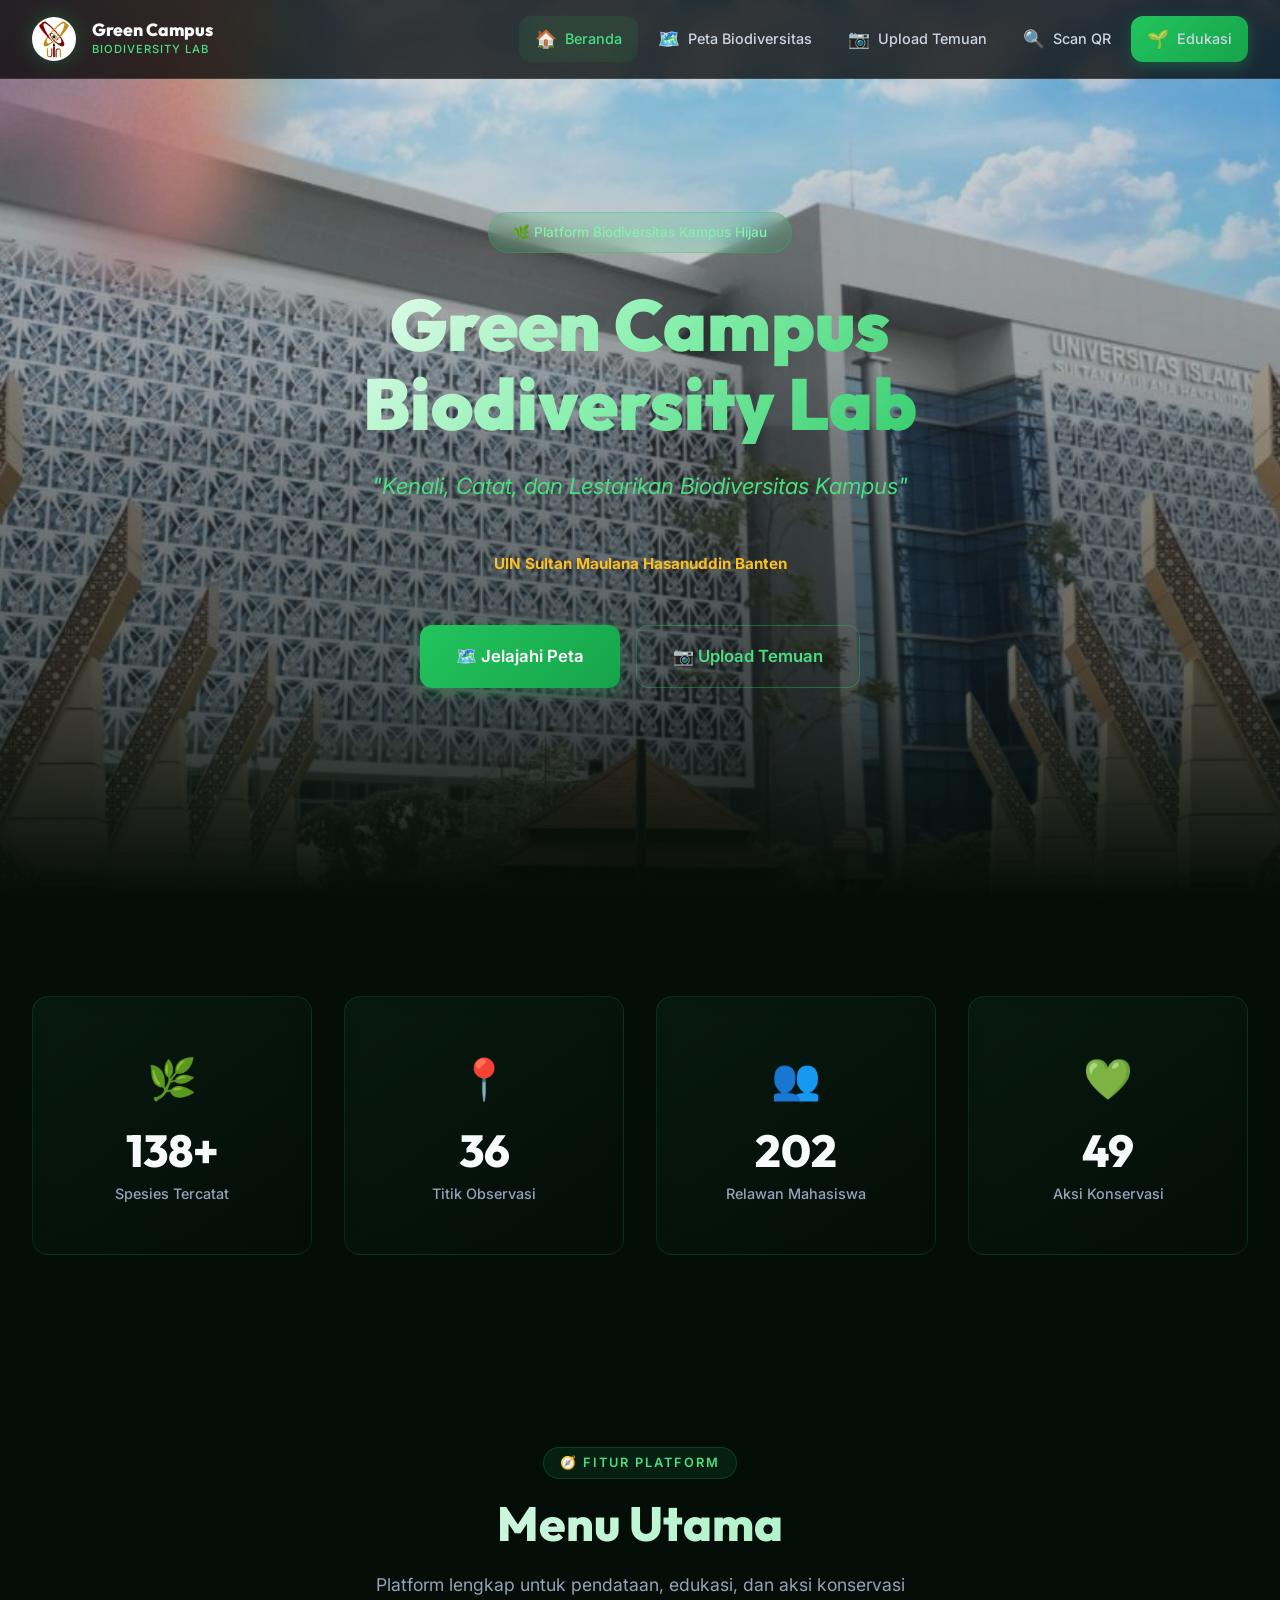
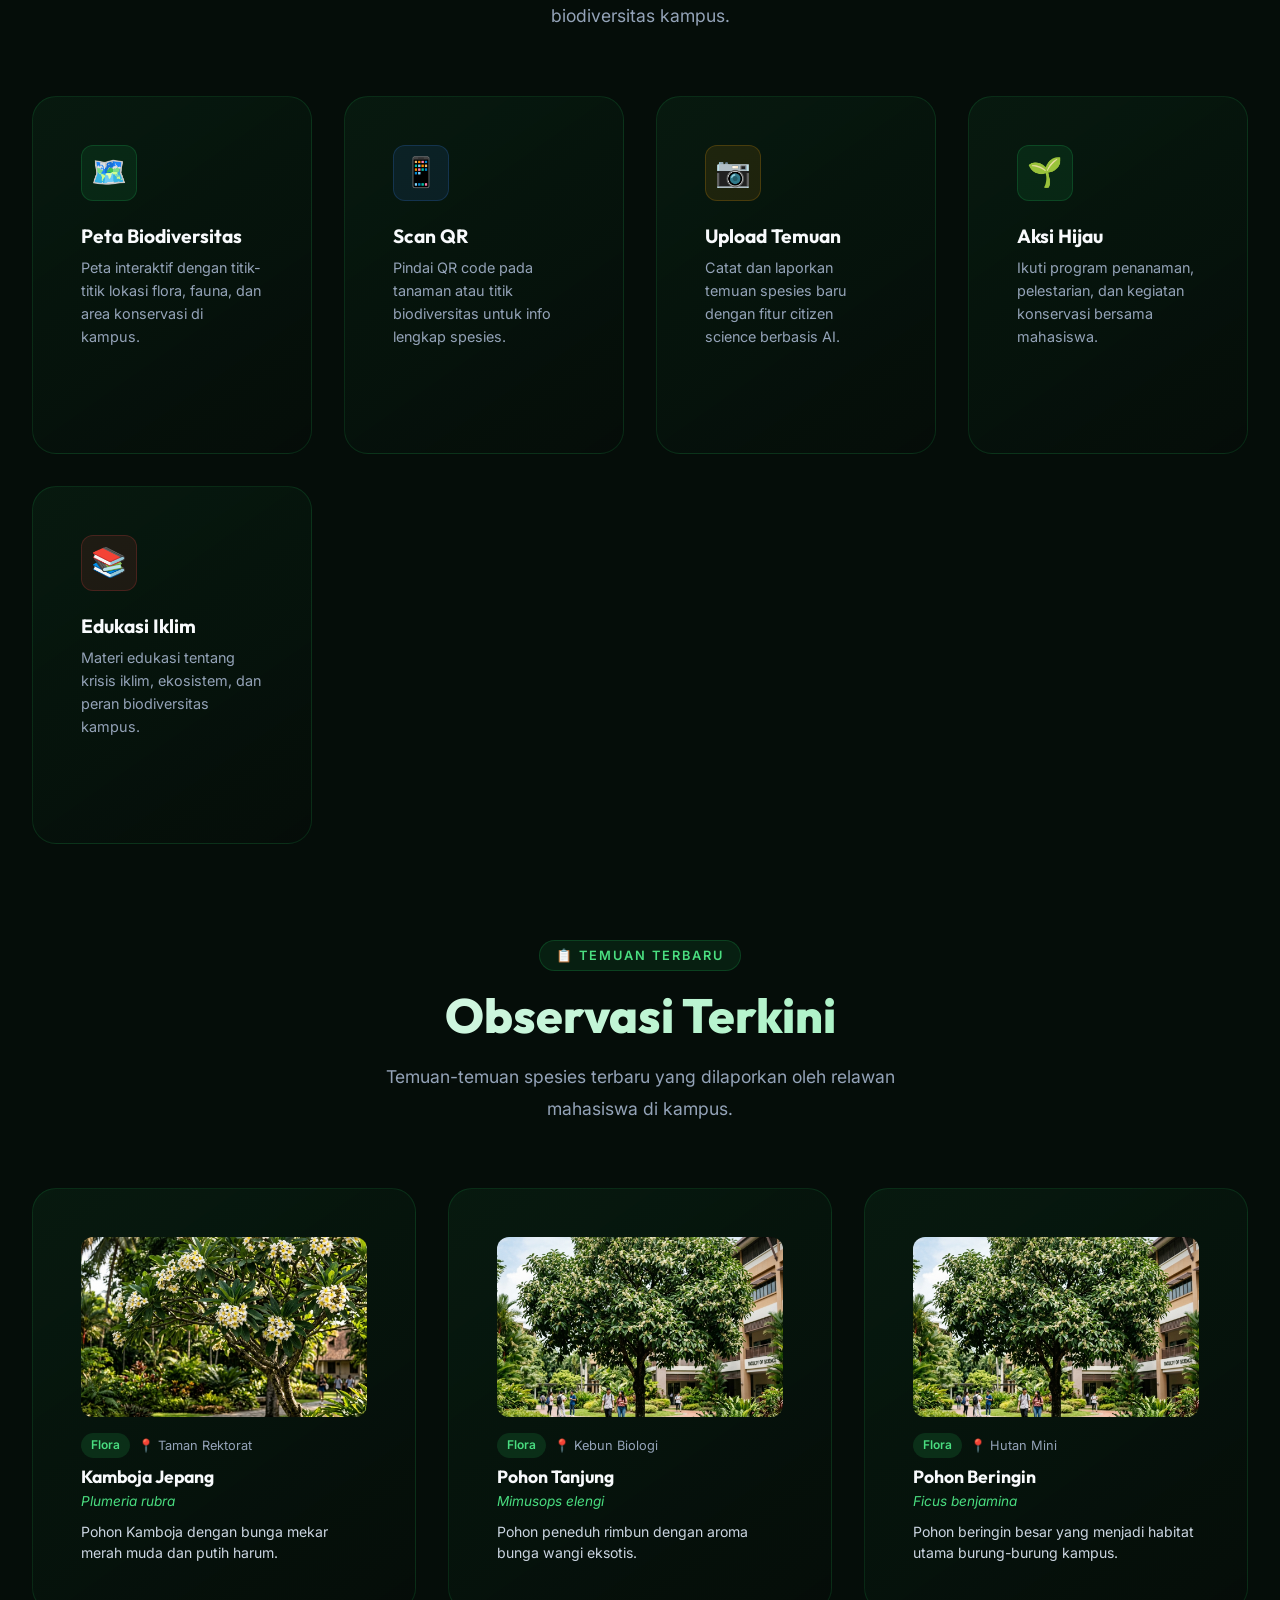
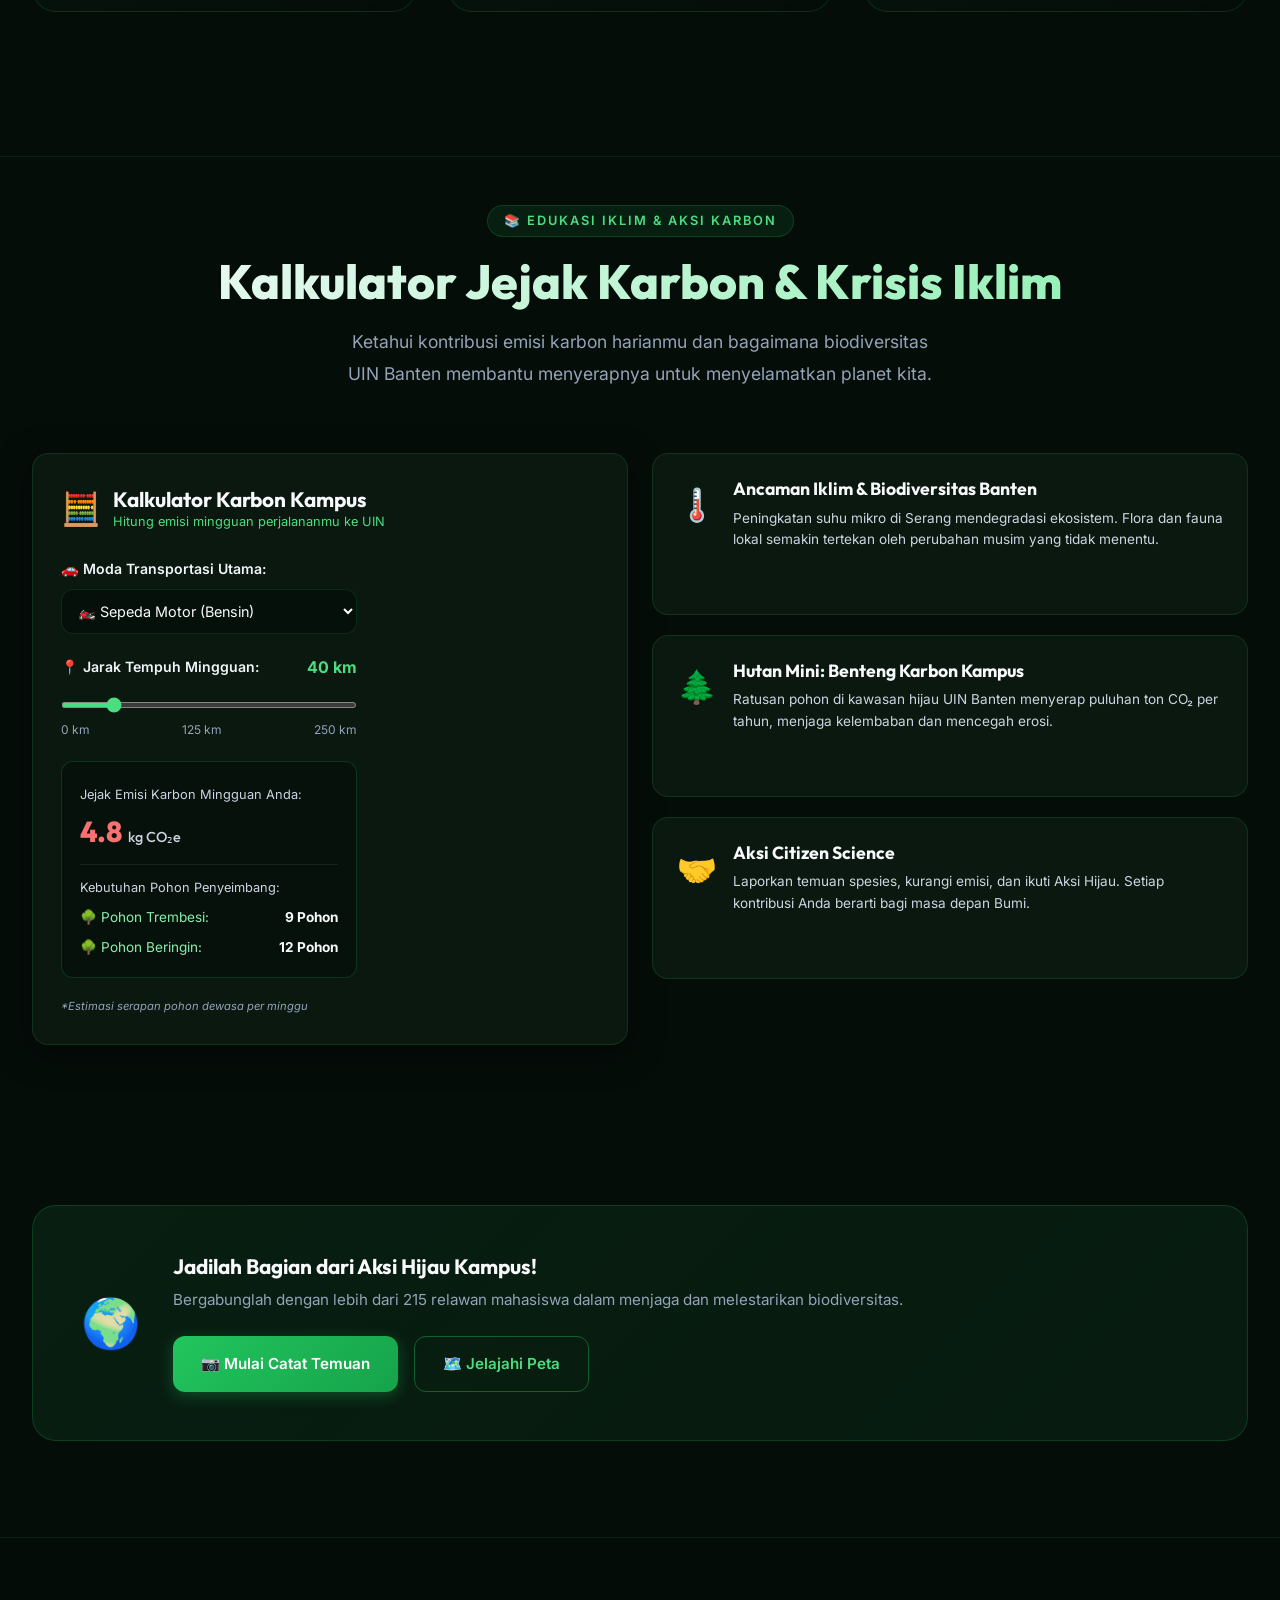
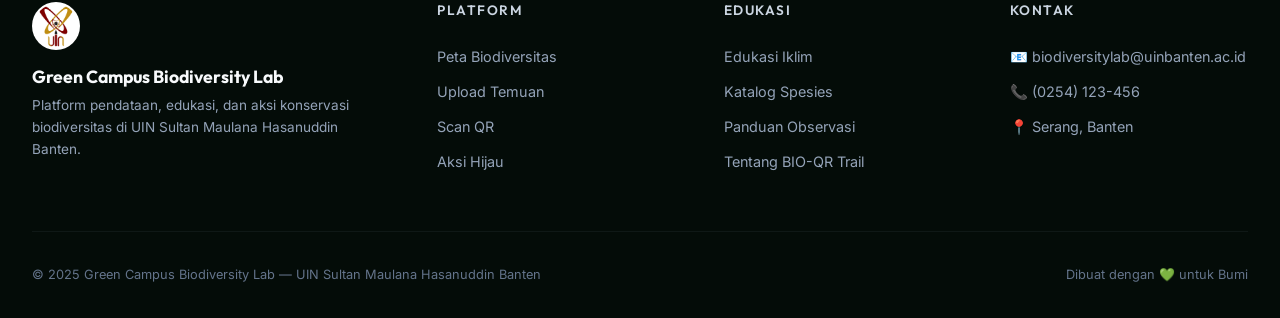
<file: index.html>
<!DOCTYPE html>
<html lang="id">

<head>
  <meta charset="UTF-8">
  <meta name="viewport" content="width=device-width, initial-scale=1.0">
  <meta name="description"
    content="Green Campus Biodiversity Lab - Platform pendataan, edukasi, dan aksi konservasi biodiversitas di UIN Sultan Maulana Hasanuddin Banten. Kenali, Catat, dan Lestarikan Biodiversitas Kampus.">
  <meta name="keywords" content="biodiversitas, kampus hijau, UIN Banten, konservasi, citizen science, green campus">
  <meta name="author" content="UIN Sultan Maulana Hasanuddin Banten">
  <title>Green Campus Biodiversity Lab | UIN Sultan Maulana Hasanuddin Banten</title>
  <link rel="icon" type="image/png" href="assets/logo-uin.png">
  <link rel="stylesheet" href="css/style.css">
</head>

<body>

  <!-- ===== NAVIGATION ===== -->
  <nav class="navbar" id="navbar">
    <div class="nav-inner">
      <a href="index.html" class="nav-brand">
        <img src="assets/logo-uin.png" alt="Logo UIN Sultan Maulana Hasanuddin Banten">
        <div class="nav-brand-text">
          <span class="nav-brand-name">Green Campus</span>
          <span class="nav-brand-sub">Biodiversity Lab</span>
        </div>
      </a>

      <ul class="nav-links" id="nav-links">
        <li><a href="index.html" class="active"><span class="nav-icon">🏠</span> Beranda</a></li>
        <li><a href="peta.html"><span class="nav-icon">🗺️</span> Peta Biodiversitas</a></li>
        <li><a href="upload.html"><span class="nav-icon">📷</span> Upload Temuan</a></li>
        <li><a href="spesies.html"><span class="nav-icon">🔍</span> Scan QR</a></li>
        <li><a href="edukasi.html" class="btn btn-primary btn-sm"><span class="nav-icon">🌱</span> Edukasi</a></li>
      </ul>

      <button class="nav-toggle" id="nav-toggle" aria-label="Toggle navigation">
        <span></span>
        <span></span>
        <span></span>
      </button>
    </div>
  </nav>

  <!-- ===== HERO SECTION ===== -->
  <section class="hero" id="hero">
    <div class="hero-bg">
      <img src="assets/uin-gedung.jpg" alt="Gedung UIN Sultan Maulana Hasanuddin Banten"
        style="object-position: center top;">
    </div>
    <div class="particles" id="particles"></div>

    <div class="hero-content">
      <div class="hero-badge">
        🌿 Platform Biodiversitas Kampus Hijau
      </div>

      <h1>Green Campus Biodiversity Lab</h1>

      <p class="hero-tagline">
        <em>"Kenali, Catat, dan Lestarikan Biodiversitas Kampus"</em>
      </p>

      <p class="hero-campus">
        <strong>UIN Sultan Maulana Hasanuddin Banten</strong>
      </p>

      <div class="hero-actions">
        <a href="peta.html" class="btn btn-primary btn-lg">
          🗺️ Jelajahi Peta
        </a>
        <a href="upload.html" class="btn btn-outline btn-lg">
          📷 Upload Temuan
        </a>
      </div>
    </div>
  </section>

  <!-- ===== STATS SECTION ===== -->
  <section class="stats-section" id="stats">
    <div class="container">
      <div class="stats-grid">
        <div class="stat-card animate-on-scroll stagger-1">
          <span class="stat-icon">🌿</span>
          <div class="stat-number" data-count="147" data-suffix="+">0</div>
          <div class="stat-label">Spesies Tercatat</div>
        </div>
        <div class="stat-card animate-on-scroll stagger-2">
          <span class="stat-icon">📍</span>
          <div class="stat-number" data-count="38">0</div>
          <div class="stat-label">Titik Observasi</div>
        </div>
        <div class="stat-card animate-on-scroll stagger-3">
          <span class="stat-icon">👥</span>
          <div class="stat-number" data-count="215">0</div>
          <div class="stat-label">Relawan Mahasiswa</div>
        </div>
        <div class="stat-card animate-on-scroll stagger-4">
          <span class="stat-icon">💚</span>
          <div class="stat-number" data-count="52">0</div>
          <div class="stat-label">Aksi Konservasi</div>
        </div>
      </div>
    </div>
  </section>

  <!-- ===== FEATURES / MENU SECTION ===== -->
  <section class="features-section" id="features">
    <div class="container">
      <div class="features-header animate-on-scroll">
        <div class="section-label">🧭 Fitur Platform</div>
        <h2 class="section-title">Menu Utama</h2>
        <p class="section-subtitle" style="margin: 0 auto;">
          Platform lengkap untuk pendataan, edukasi, dan aksi konservasi biodiversitas kampus.
        </p>
      </div>

      <div class="features-grid">
        <a href="peta.html" class="feature-card animate-on-scroll stagger-1">
          <div class="feature-icon">🗺️</div>
          <h3>Peta Biodiversitas</h3>
          <p>Peta interaktif dengan titik-titik lokasi flora, fauna, dan area konservasi di kampus.</p>
          <span class="feature-arrow">→</span>
        </a>

        <a href="spesies.html" class="feature-card animate-on-scroll stagger-2">
          <div class="feature-icon blue">📱</div>
          <h3>Scan QR</h3>
          <p>Pindai QR code pada tanaman atau titik biodiversitas untuk info lengkap spesies.</p>
          <span class="feature-arrow">→</span>
        </a>

        <a href="upload.html" class="feature-card animate-on-scroll stagger-3">
          <div class="feature-icon amber">📷</div>
          <h3>Upload Temuan</h3>
          <p>Catat dan laporkan temuan spesies baru dengan fitur citizen science berbasis AI.</p>
          <span class="feature-arrow">→</span>
        </a>

        <a href="edukasi.html" class="feature-card animate-on-scroll stagger-4">
          <div class="feature-icon">🌱</div>
          <h3>Aksi Hijau</h3>
          <p>Ikuti program penanaman, pelestarian, dan kegiatan konservasi bersama mahasiswa.</p>
          <span class="feature-arrow">→</span>
        </a>

        <a href="edukasi.html" class="feature-card animate-on-scroll stagger-5">
          <div class="feature-icon red">📚</div>
          <h3>Edukasi Iklim</h3>
          <p>Materi edukasi tentang krisis iklim, ekosistem, dan peran biodiversitas kampus.</p>
          <span class="feature-arrow">→</span>
        </a>
      </div>
    </div>
  </section>

  <!-- ===== RECENT OBSERVATIONS ===== -->
  <section class="features-section" id="recent" style="padding-top: 0;">
    <div class="container">
      <div class="features-header animate-on-scroll">
        <div class="section-label">📋 Temuan Terbaru</div>
        <h2 class="section-title">Observasi Terkini</h2>
        <p class="section-subtitle" style="margin: 0 auto;">
          Temuan-temuan spesies terbaru yang dilaporkan oleh relawan mahasiswa di kampus.
        </p>
      </div>

      <div class="features-grid" id="recent-observations-grid"
        style="grid-template-columns: repeat(auto-fit, minmax(300px, 1fr));">
      </div>
    </div>
  </section>

  <!-- ===== CLIMATE EDUCATION SECTION ===== -->
  <section class="features-section" id="edukasi"
    style="padding-top: 0; border-top: 1px solid rgba(34, 197, 94, 0.1); margin-top: 48px;">
    <div class="container" style="padding-top: 48px;">
      <div class="features-header animate-on-scroll">
        <div class="section-label">📚 Edukasi Iklim & Aksi Karbon</div>
        <h2 class="section-title">Kalkulator Jejak Karbon & Krisis Iklim</h2>
        <p class="section-subtitle" style="margin: 0 auto;">
          Ketahui kontribusi emisi karbon harianmu dan bagaimana biodiversitas UIN Banten membantu menyerapnya untuk
          menyelamatkan planet kita.
        </p>
      </div>

      <div class="features-grid"
        style="grid-template-columns: repeat(auto-fit, minmax(320px, 1fr)); gap: 24px; align-items: start; margin-top: 32px;">

        <!-- Kalkulator Karbon -->
        <div class="feature-card animate-on-scroll stagger-1"
          style="background: var(--surface-card); border: 1px solid var(--surface-glass-border); border-radius: var(--radius-lg); padding: 28px; box-shadow: var(--shadow-lg); cursor: default;">
          <div style="display: flex; align-items: center; gap: 12px; margin-bottom: 20px;">
            <span style="font-size: 2rem;">🧮</span>
            <div>
              <h3 style="font-size: 1.3rem; margin: 0; color: var(--dark-50);">Kalkulator Karbon Kampus</h3>
              <p style="font-size: 0.8rem; color: var(--green-400); margin: 0;">Hitung emisi mingguan perjalananmu ke
                UIN</p>
            </div>
          </div>

          <form id="carbon-calculator-form" onsubmit="return false;"
            style="display: flex; flex-direction: column; gap: 20px;">
            <div>
              <label for="calc-transport"
                style="display: block; font-size: 0.88rem; font-weight: 600; color: var(--dark-100); margin-bottom: 8px;">
                🚗 Moda Transportasi Utama:
              </label>
              <select id="calc-transport"
                style="width: 100%; padding: 12px; border-radius: var(--radius-md); background: rgba(5,13,9,0.7); border: 1px solid var(--surface-glass-border); color: var(--dark-50); font-family: var(--font-body); font-size: 0.9rem;">
                <option value="motorcycle">🏍️ Sepeda Motor (Bensin)</option>
                <option value="car">🚗 Mobil Pribadi (Bensin)</option>
                <option value="public">🚌 Transportasi Umum (Bus/Angkot)</option>
                <option value="walk_electric">🚶 Jalan Kaki / Sepeda / Listrik</option>
              </select>
            </div>

            <div>
              <div style="display: flex; justify-content: space-between; align-items: center; margin-bottom: 8px;">
                <label for="calc-distance" style="font-size: 0.88rem; font-weight: 600; color: var(--dark-100);">
                  📍 Jarak Tempuh Mingguan:
                </label>
                <span id="calc-distance-value" style="font-weight: 700; color: var(--green-400);">40 km</span>
              </div>
              <input type="range" id="calc-distance" min="0" max="250" value="40"
                style="width: 100%; accent-color: var(--green-400); height: 6px; border-radius: 999px; cursor: pointer;">
              <div
                style="display: flex; justify-content: space-between; font-size: 0.75rem; color: var(--dark-400); margin-top: 4px;">
                <span>0 km</span><span>125 km</span><span>250 km</span>
              </div>
            </div>

            <div
              style="background: rgba(5,13,9,0.5); border: 1px solid rgba(34, 197, 94, 0.2); border-radius: var(--radius-md); padding: 18px;">
              <div>
                <span style="font-size: 0.8rem; color: var(--dark-300);">Jejak Emisi Karbon Mingguan Anda:</span>
                <span id="carbon-co2-output"
                  style="font-family: var(--font-heading); font-size: 1.8rem; font-weight: 800; color: var(--red-400); display: flex; align-items: baseline; gap: 6px;">
                  4.8 <span style="font-size: 0.9rem; font-weight: 500; color: var(--dark-300);">kg CO₂e</span>
                </span>
              </div>
              <div style="border-top: 1px solid rgba(255,255,255,0.08); padding-top: 12px; margin-top: 8px;">
                <span style="font-size: 0.8rem; color: var(--dark-300); display: block; margin-bottom: 8px;">Kebutuhan
                  Pohon Penyeimbang:</span>
                <div style="display: flex; justify-content: space-between; font-size: 0.85rem;">
                  <span style="color: var(--green-300);">🌳 Pohon Trembesi:</span>
                  <strong id="carbon-trembesi-output" style="color: var(--dark-50);">9 Pohon</strong>
                </div>
                <div style="display: flex; justify-content: space-between; font-size: 0.85rem; margin-top: 6px;">
                  <span style="color: var(--green-300);">🌳 Pohon Beringin:</span>
                  <strong id="carbon-beringin-output" style="color: var(--dark-50);">12 Pohon</strong>
                </div>
              </div>
            </div>
            <p style="font-size: 0.7rem; color: var(--dark-400); font-style: italic;">*Estimasi serapan pohon dewasa per
              minggu</p>
          </form>
        </div>

        <!-- Edukasi Panel -->
        <div style="display: flex; flex-direction: column; gap: 20px;">
          <a href="edukasi.html" class="feature-card animate-on-scroll stagger-2"
            style="background: var(--surface-card); border: 1px solid var(--surface-glass-border); border-radius: var(--radius-lg); padding: 24px; text-decoration: none; width: 100%;">
            <div style="display: flex; align-items: flex-start; gap: 16px; width: 100%;">
              <span style="font-size: 2rem;">🌡️</span>
              <div style="flex: 1;">
                <h3 style="font-size: 1.1rem; margin-bottom: 8px; color: var(--dark-50);">Ancaman Iklim & Biodiversitas Banten</h3>
                <p style="font-size: 0.85rem; color: var(--dark-300); margin-bottom: 12px;">Peningkatan suhu mikro di Serang mendegradasi
                  ekosistem. Flora dan fauna lokal semakin tertekan oleh perubahan musim yang tidak menentu.</p>
                <span class="feature-arrow" style="color: var(--green-400); font-weight: 600; font-size: 0.85rem;">Baca Selengkapnya →</span>
              </div>
            </div>
          </a>

          <a href="edukasi.html" class="feature-card animate-on-scroll stagger-3"
            style="background: var(--surface-card); border: 1px solid var(--surface-glass-border); border-radius: var(--radius-lg); padding: 24px; text-decoration: none; width: 100%;">
            <div style="display: flex; align-items: flex-start; gap: 16px; width: 100%;">
              <span style="font-size: 2rem;">🌲</span>
              <div style="flex: 1;">
                <h3 style="font-size: 1.1rem; margin-bottom: 8px; color: var(--dark-50);">Hutan Mini: Benteng Karbon Kampus</h3>
                <p style="font-size: 0.85rem; color: var(--dark-300); margin-bottom: 12px;">Ratusan pohon di kawasan hijau UIN Banten
                  menyerap puluhan ton CO₂ per tahun, menjaga kelembaban dan mencegah erosi.</p>
                <span class="feature-arrow" style="color: var(--green-400); font-weight: 600; font-size: 0.85rem;">Baca Selengkapnya →</span>
              </div>
            </div>
          </a>

          <a href="edukasi.html" class="feature-card animate-on-scroll stagger-4"
            style="background: var(--surface-card); border: 1px solid var(--surface-glass-border); border-radius: var(--radius-lg); padding: 24px; text-decoration: none; width: 100%;">
            <div style="display: flex; align-items: flex-start; gap: 16px; width: 100%;">
              <span style="font-size: 2rem;">🤝</span>
              <div style="flex: 1;">
                <h3 style="font-size: 1.1rem; margin-bottom: 8px; color: var(--dark-50);">Aksi Citizen Science</h3>
                <p style="font-size: 0.85rem; color: var(--dark-300); margin-bottom: 12px;">Laporkan temuan spesies, kurangi emisi, dan ikuti
                  Aksi Hijau. Setiap kontribusi Anda berarti bagi masa depan Bumi.</p>
                <span class="feature-arrow" style="color: var(--green-400); font-weight: 600; font-size: 0.85rem;">Baca Selengkapnya →</span>
              </div>
            </div>
          </a>
        </div>
      </div>
    </div>
  </section>

  <script>
    document.addEventListener('DOMContentLoaded', () => {
      const transportInput = document.getElementById('calc-transport');
      const distanceInput = document.getElementById('calc-distance');
      const distanceValue = document.getElementById('calc-distance-value');
      const co2Output = document.getElementById('carbon-co2-output');
      const trembesiOutput = document.getElementById('carbon-trembesi-output');
      const beringinOutput = document.getElementById('carbon-beringin-output');

      if (transportInput && distanceInput) {
        const calculateCarbon = () => {
          const transport = transportInput.value;
          const distance = parseFloat(distanceInput.value);
          distanceValue.textContent = distance + ' km';

          const factors = { motorcycle: 0.12, car: 0.20, public: 0.05, walk_electric: 0 };
          const weeklyCo2 = distance * (factors[transport] || 0);

          co2Output.innerHTML = `${weeklyCo2.toFixed(1)} <span style="font-size: 0.9rem; font-weight: 500; color: var(--dark-300);">kg CO₂e</span>`;

          const trembesiOffset = 28.5 / 52;
          const beringinOffset = 21.8 / 52;

          trembesiOutput.textContent = weeklyCo2 > 0 ? `${Math.ceil(weeklyCo2 / trembesiOffset)} Pohon` : '0 Pohon';
          beringinOutput.textContent = weeklyCo2 > 0 ? `${Math.ceil(weeklyCo2 / beringinOffset)} Pohon` : '0 Pohon';
        };

        transportInput.addEventListener('change', calculateCarbon);
        distanceInput.addEventListener('input', calculateCarbon);
        calculateCarbon();
      }
    });
  </script>

  <!-- ===== CTA SECTION ===== -->
  <section class="features-section" id="aksi" style="padding-top: 0;">
    <div class="container">
      <div class="action-cta animate-on-scroll">
        <div class="action-cta-icon">🌍</div>
        <div class="action-cta-content">
          <h3>Jadilah Bagian dari Aksi Hijau Kampus!</h3>
          <p>Bergabunglah dengan lebih dari 215 relawan mahasiswa dalam menjaga dan melestarikan biodiversitas.</p>
          <div class="action-cta-buttons">
            <a href="upload.html" class="btn btn-primary">📷 Mulai Catat Temuan</a>
            <a href="peta.html" class="btn btn-outline">🗺️ Jelajahi Peta</a>
          </div>
        </div>
      </div>
    </div>
  </section>

  <!-- ===== FOOTER ===== -->
  <footer class="footer" id="footer">
    <div class="container">
      <div class="footer-grid">
        <div class="footer-brand">
          <img src="assets/logo-uin.png" alt="Logo UIN">
          <h4>Green Campus Biodiversity Lab</h4>
          <p>Platform pendataan, edukasi, dan aksi konservasi biodiversitas di UIN Sultan Maulana Hasanuddin Banten.</p>
        </div>

        <div class="footer-col">
          <h5>Platform</h5>
          <ul>
            <li><a href="peta.html">Peta Biodiversitas</a></li>
            <li><a href="upload.html">Upload Temuan</a></li>
            <li><a href="spesies.html">Scan QR</a></li>
            <li><a href="edukasi.html">Aksi Hijau</a></li>
          </ul>
        </div>

        <div class="footer-col">
          <h5>Edukasi</h5>
          <ul>
            <li><a href="edukasi.html">Edukasi Iklim</a></li>
            <li><a href="edukasi.html">Katalog Spesies</a></li>
            <li><a href="edukasi.html">Panduan Observasi</a></li>
            <li><a href="edukasi.html">Tentang BIO-QR Trail</a></li>
          </ul>
        </div>

        <div class="footer-col">
          <h5>Kontak</h5>
          <ul>
            <li><a href="#">📧 biodiversitylab@uinbanten.ac.id</a></li>
            <li><a href="#">📞 (0254) 123-456</a></li>
            <li><a href="https://maps.app.goo.gl/vCTasDrNrxK3fg8c7" target="_blank">📍 Serang, Banten</a></li>
          </ul>
        </div>
      </div>

      <div class="footer-bottom">
        <span>© 2025 Green Campus Biodiversity Lab — UIN Sultan Maulana Hasanuddin Banten</span>
        <span>Dibuat dengan 💚 untuk Bumi</span>
      </div>
    </div>
  </footer>

  <script src="js/data.js"></script>
  <script src="js/app.js"></script>
</body>

</html>
</file>
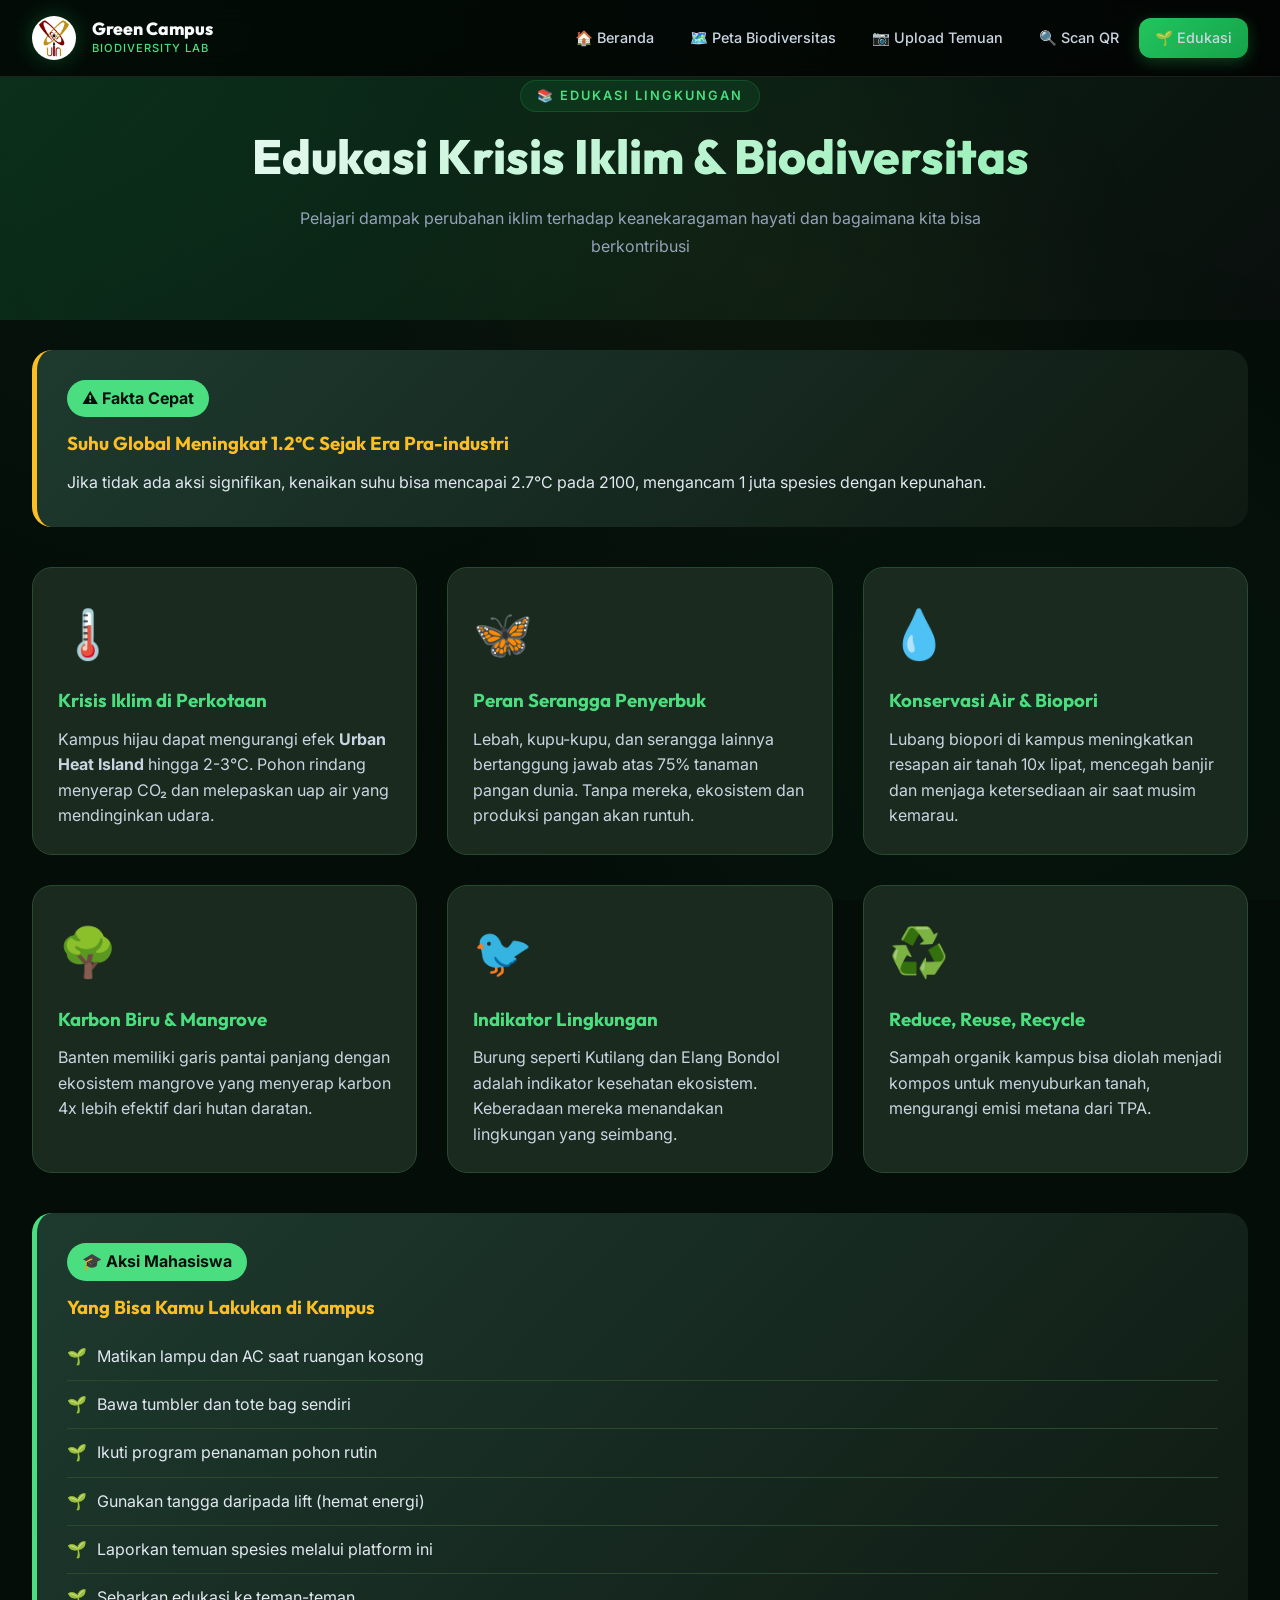
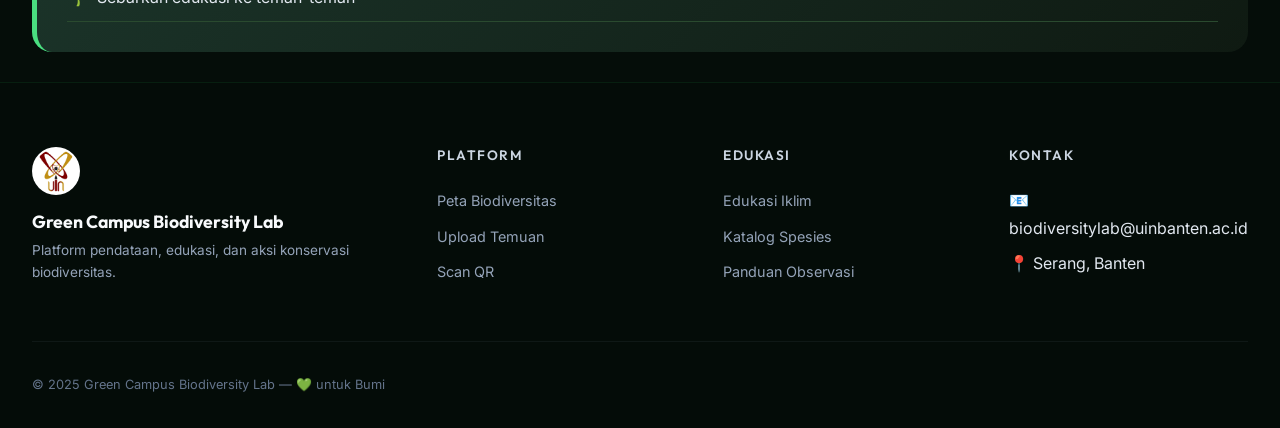
<file: edukasi.html>
<!DOCTYPE html>
<html lang="id">

<head>
    <meta charset="UTF-8">
    <meta name="viewport" content="width=device-width, initial-scale=1.0">
    <title>Edukasi Iklim | Green Campus Biodiversity Lab</title>
    <link rel="icon" type="image/png" href="assets/logo-uin.png">
    <link rel="stylesheet" href="css/style.css">
    <style>
        .edukasi-hero {
            background: linear-gradient(135deg, #0a2e1a, #0a0f0d);
            padding: 80px 20px 60px;
            text-align: center;
        }

        .edukasi-grid {
            display: grid;
            grid-template-columns: repeat(auto-fit, minmax(300px, 1fr));
            gap: 30px;
            margin: 40px 0;
        }

        .edukasi-card {
            background: #1a2a1f;
            border-radius: 20px;
            padding: 25px;
            transition: 0.3s;
            border: 1px solid #2a4a2f;
        }

        .edukasi-card:hover {
            transform: translateY(-5px);
            border-color: #4ade80;
        }

        .edukasi-card-icon {
            font-size: 48px;
            margin-bottom: 15px;
        }

        .edukasi-card h3 {
            color: #4ade80;
            margin-bottom: 15px;
        }

        .edukasi-card p {
            color: #cbd5e1;
            line-height: 1.6;
        }

        .fact-box {
            background: linear-gradient(135deg, #1e3a2f, #0f1a12);
            border-radius: 20px;
            padding: 30px;
            margin: 30px 0;
            border-left: 5px solid #fbbf24;
        }

        .fact-box h3 {
            color: #fbbf24;
            margin-bottom: 15px;
        }

        .stat-badge {
            display: inline-block;
            background: #4ade80;
            color: #0a0f0d;
            padding: 5px 15px;
            border-radius: 30px;
            font-weight: bold;
            margin-bottom: 15px;
        }

        .tips-list {
            list-style: none;
            padding: 0;
        }

        .tips-list li {
            padding: 10px 0;
            border-bottom: 1px solid #2a4a2f;
            display: flex;
            align-items: center;
            gap: 10px;
        }

        .tips-list li:before {
            content: "🌱";
        }

        @media (max-width: 768px) {
            .edukasi-grid {
                grid-template-columns: 1fr;
            }
        }
    </style>
</head>

<body>

    <nav class="navbar" id="navbar">
        <div class="nav-inner">
            <a href="index.html" class="nav-brand">
                <img src="assets/logo-uin.png" alt="Logo UIN">
                <div class="nav-brand-text">
                    <span class="nav-brand-name">Green Campus</span>
                    <span class="nav-brand-sub">Biodiversity Lab</span>
                </div>
            </a>
            <ul class="nav-links" id="nav-links">
                <li><a href="index.html">🏠 Beranda</a></li>
                <li><a href="peta.html">🗺️ Peta Biodiversitas</a></li>
                <li><a href="upload.html">📷 Upload Temuan</a></li>
                <li><a href="spesies.html">🔍 Scan QR</a></li>
                <li><a href="edukasi.html" class="btn btn-primary btn-sm">🌱 Edukasi</a></li>
            </ul>
            <button class="nav-toggle" id="nav-toggle">☰</button>
        </div>
    </nav>

    <div class="edukasi-hero">
        <div class="container">
            <div class="section-label">📚 Edukasi Lingkungan</div>
            <h1 class="section-title">Edukasi Krisis Iklim & Biodiversitas</h1>
            <p style="max-width: 700px; margin: 20px auto 0; color: #94a3b8;">Pelajari dampak perubahan iklim terhadap
                keanekaragaman hayati dan bagaimana kita bisa berkontribusi</p>
        </div>
    </div>

    <section>
        <div class="container">

            <div class="fact-box">
                <div class="stat-badge">⚠️ Fakta Cepat</div>
                <h3>Suhu Global Meningkat 1.2°C Sejak Era Pra-industri</h3>
                <p>Jika tidak ada aksi signifikan, kenaikan suhu bisa mencapai 2.7°C pada 2100, mengancam 1 juta spesies
                    dengan kepunahan.</p>
            </div>

            <div class="edukasi-grid">
                <div class="edukasi-card">
                    <div class="edukasi-card-icon">🌡️</div>
                    <h3>Krisis Iklim di Perkotaan</h3>
                    <p>Kampus hijau dapat mengurangi efek <strong>Urban Heat Island</strong> hingga 2-3°C. Pohon rindang
                        menyerap CO₂ dan melepaskan uap air yang mendinginkan udara.</p>
                </div>
                <div class="edukasi-card">
                    <div class="edukasi-card-icon">🦋</div>
                    <h3>Peran Serangga Penyerbuk</h3>
                    <p>Lebah, kupu-kupu, dan serangga lainnya bertanggung jawab atas 75% tanaman pangan dunia. Tanpa
                        mereka, ekosistem dan produksi pangan akan runtuh.</p>
                </div>
                <div class="edukasi-card">
                    <div class="edukasi-card-icon">💧</div>
                    <h3>Konservasi Air & Biopori</h3>
                    <p>Lubang biopori di kampus meningkatkan resapan air tanah 10x lipat, mencegah banjir dan menjaga
                        ketersediaan air saat musim kemarau.</p>
                </div>
                <div class="edukasi-card">
                    <div class="edukasi-card-icon">🌳</div>
                    <h3>Karbon Biru & Mangrove</h3>
                    <p>Banten memiliki garis pantai panjang dengan ekosistem mangrove yang menyerap karbon 4x lebih
                        efektif dari hutan daratan.</p>
                </div>
                <div class="edukasi-card">
                    <div class="edukasi-card-icon">🐦</div>
                    <h3>Indikator Lingkungan</h3>
                    <p>Burung seperti Kutilang dan Elang Bondol adalah indikator kesehatan ekosistem. Keberadaan mereka
                        menandakan lingkungan yang seimbang.</p>
                </div>
                <div class="edukasi-card">
                    <div class="edukasi-card-icon">♻️</div>
                    <h3>Reduce, Reuse, Recycle</h3>
                    <p>Sampah organik kampus bisa diolah menjadi kompos untuk menyuburkan tanah, mengurangi emisi metana
                        dari TPA.</p>
                </div>
            </div>

            <div class="fact-box" style="border-left-color: #4ade80;">
                <div class="stat-badge" style="background: #4ade80;">🎓 Aksi Mahasiswa</div>
                <h3>Yang Bisa Kamu Lakukan di Kampus</h3>
                <ul class="tips-list">
                    <li>Matikan lampu dan AC saat ruangan kosong</li>
                    <li>Bawa tumbler dan tote bag sendiri</li>
                    <li>Ikuti program penanaman pohon rutin</li>
                    <li>Gunakan tangga daripada lift (hemat energi)</li>
                    <li>Laporkan temuan spesies melalui platform ini</li>
                    <li>Sebarkan edukasi ke teman-teman</li>
                </ul>
            </div>

        </div>
    </section>

    <footer class="footer">
        <div class="container">
            <div class="footer-grid">
                <div class="footer-brand">
                    <img src="assets/logo-uin.png" alt="Logo UIN">
                    <h4>Green Campus Biodiversity Lab</h4>
                    <p>Platform pendataan, edukasi, dan aksi konservasi biodiversitas.</p>
                </div>
                <div class="footer-col">
                    <h5>Platform</h5>
                    <ul>
                        <li><a href="peta.html">Peta Biodiversitas</a></li>
                        <li><a href="upload.html">Upload Temuan</a></li>
                        <li><a href="spesies.html">Scan QR</a></li>
                    </ul>
                </div>
                <div class="footer-col">
                    <h5>Edukasi</h5>
                    <ul>
                        <li><a href="edukasi.html">Edukasi Iklim</a></li>
                        <li><a href="edukasi.html">Katalog Spesies</a></li>
                        <li><a href="edukasi.html">Panduan Observasi</a></li>
                    </ul>
                </div>
                <div class="footer-col">
                    <h5>Kontak</h5>
                    <ul>
                        <li>📧 biodiversitylab@uinbanten.ac.id</li>
                        <li>📍 Serang, Banten</li>
                    </ul>
                </div>
            </div>
            <div class="footer-bottom">© 2025 Green Campus Biodiversity Lab — 💚 untuk Bumi</div>
        </div>
    </footer>

    <script>
        // Navbar Scroll Effect
        const navbar = document.getElementById('navbar');
        const onScroll = () => {
            if (window.scrollY > 50) {
                navbar.classList.add('scrolled');
            } else {
                navbar.classList.remove('scrolled');
            }
        };
        window.addEventListener('scroll', onScroll, { passive: true });
        onScroll();

        // Mobile Navigation Toggle
        const navToggle = document.getElementById('nav-toggle');
        const navLinks = document.getElementById('nav-links');
        if (navToggle) {
            navToggle.addEventListener('click', () => {
                navToggle.classList.toggle('active');
                navLinks.classList.toggle('open');
            });
        }
    </script>
</body>

</html>
</file>
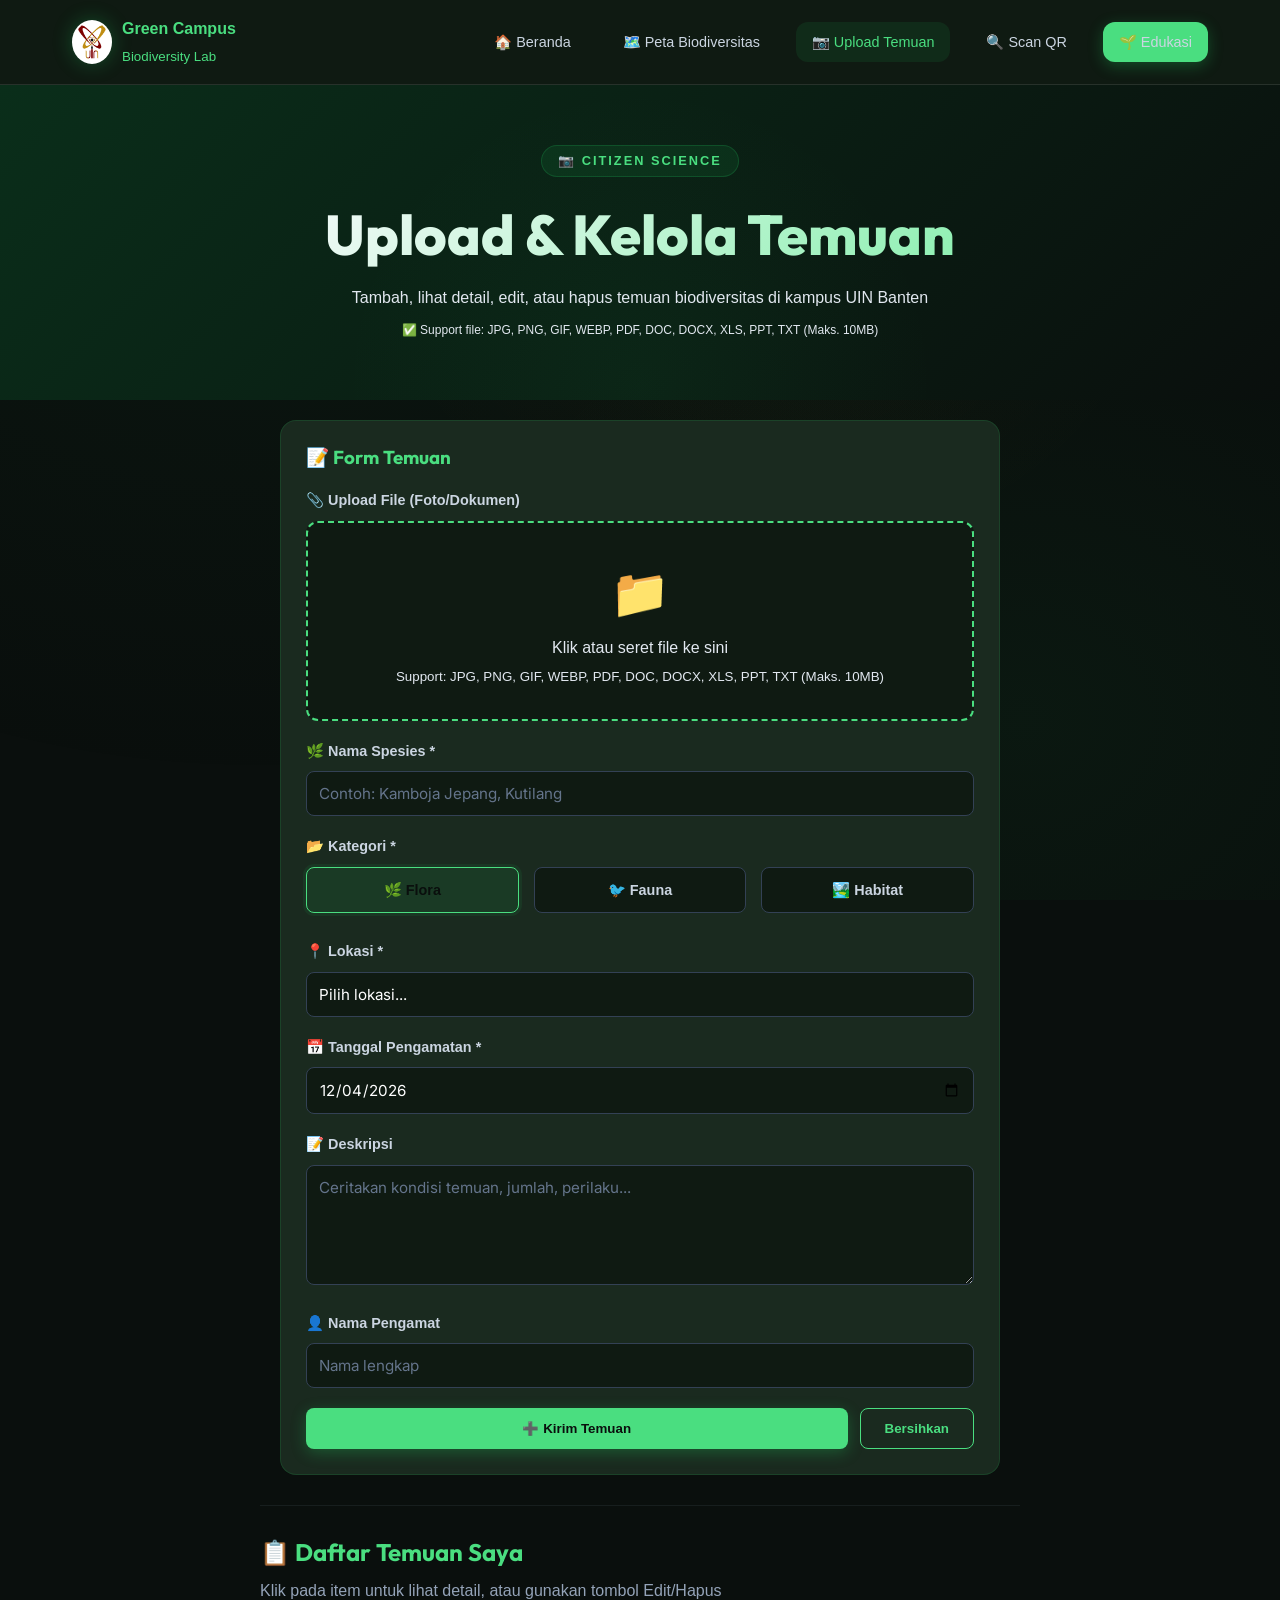
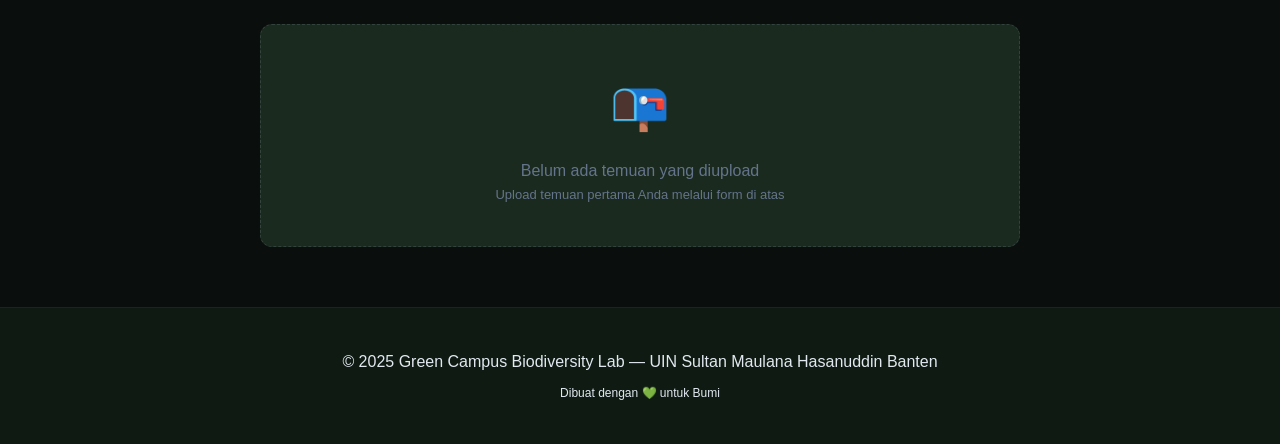
<file: upload.html>
<!DOCTYPE html>
<html lang="id">

<head>
  <meta charset="UTF-8">
  <meta name="viewport" content="width=device-width, initial-scale=1.0">
  <title>Upload Temuan | Green Campus Biodiversity Lab</title>
  <link rel="icon" type="image/png" href="assets/logo-uin.png">
  <link rel="stylesheet" href="css/style.css">
  <style>
    * {
      margin: 0;
      padding: 0;
      box-sizing: border-box;
    }

    body {
      font-family: Arial, sans-serif;
      background: #0a0f0d;
      color: #e2e8f0;
    }

    .container {
      max-width: 800px;
      margin: 0 auto;
      padding: 20px;
    }

    .navbar {
      background: #0f1a12;
      padding: 15px 20px;
      position: sticky;
      top: 0;
      z-index: 100;
    }

    .nav-inner {
      display: flex;
      justify-content: space-between;
      align-items: center;
      max-width: 1200px;
      margin: 0 auto;
    }

    .nav-brand {
      display: flex;
      align-items: center;
      gap: 10px;
      text-decoration: none;
      color: #4ade80;
    }

    .nav-brand img {
      width: 40px;
      border-radius: 50%;
    }

    .nav-links {
      display: flex;
      gap: 20px;
      list-style: none;
    }

    .nav-links a {
      text-decoration: none;
      color: #cbd5e1;
    }

    .nav-links a.active {
      color: #4ade80;
    }

    .nav-toggle {
      display: none;
      background: none;
      border: none;
      color: white;
      font-size: 24px;
      cursor: pointer;
    }

    .page-header {
      background: linear-gradient(135deg, #0a2e1a, #0a0f0d);
      padding: 40px 20px;
      text-align: center;
    }

    .section-title {
      font-size: 32px;
      margin-bottom: 10px;
      color: #4ade80;
    }

    .upload-form {
      background: #1a2a1f;
      padding: 25px;
      border-radius: 16px;
      margin-bottom: 30px;
    }

    .form-group {
      margin-bottom: 18px;
    }

    .form-group label {
      display: block;
      margin-bottom: 8px;
      font-weight: bold;
      color: #cbd5e1;
    }

    .form-input,
    .form-select,
    .form-textarea {
      width: 100%;
      padding: 12px;
      border-radius: 8px;
      border: 1px solid #334155;
      background: #0f1a12;
      color: white;
    }

    .category-options {
      display: flex;
      gap: 15px;
      flex-wrap: wrap;
    }

    .category-option input {
      display: none;
    }

    .category-option label {
      display: block;
      padding: 10px 20px;
      background: #0f1a12;
      border-radius: 8px;
      cursor: pointer;
      border: 1px solid #334155;
    }

    .category-option input:checked+label {
      background: #4ade80;
      color: #0a0f0d;
    }

    .upload-zone {
      border: 2px dashed #4ade80;
      border-radius: 12px;
      padding: 30px;
      text-align: center;
      cursor: pointer;
      background: #0f1a12;
      transition: 0.3s;
    }

    .upload-zone:hover {
      background: #1e3a2f;
      border-color: #86efac;
    }

    .file-preview {
      display: none;
      margin-top: 15px;
      background: #0f1a12;
      border-radius: 12px;
      padding: 15px;
    }

    .file-preview.active {
      display: block;
    }

    .file-preview img,
    .file-preview video {
      max-width: 100%;
      max-height: 200px;
      border-radius: 8px;
      object-fit: cover;
    }

    .file-info {
      display: flex;
      align-items: center;
      gap: 12px;
      padding: 12px;
      background: #1a2a1f;
      border-radius: 10px;
    }

    .file-icon {
      font-size: 40px;
    }

    .file-details {
      flex: 1;
    }

    .file-name {
      font-weight: bold;
      color: #4ade80;
      word-break: break-all;
    }

    .file-size {
      font-size: 12px;
      color: #64748b;
    }

    .btn-primary,
    .btn-outline {
      padding: 12px 24px;
      border-radius: 8px;
      border: none;
      cursor: pointer;
      font-weight: bold;
    }

    .btn-primary {
      background: #4ade80;
      color: #0a0f0d;
    }

    .btn-outline {
      background: transparent;
      border: 1px solid #4ade80;
      color: #4ade80;
    }

    .btn-danger {
      background: #ef4444;
      color: white;
      border: none;
      padding: 6px 12px;
      border-radius: 6px;
      cursor: pointer;
    }

    .my-observations-section {
      margin-top: 30px;
    }

    .observations-list {
      display: flex;
      flex-direction: column;
      gap: 15px;
      margin-top: 15px;
    }

    .observation-item {
      background: #1a2a1f;
      border-radius: 12px;
      padding: 15px;
      border-left: 4px solid #4ade80;
      cursor: pointer;
      transition: 0.2s;
    }

    .observation-item:hover {
      background: #1f3a25;
      transform: translateX(4px);
    }

    .observation-header {
      display: flex;
      justify-content: space-between;
      align-items: center;
      flex-wrap: wrap;
      margin-bottom: 10px;
    }

    .observation-title {
      font-size: 18px;
      font-weight: bold;
      color: #4ade80;
    }

    .observation-category {
      padding: 4px 12px;
      border-radius: 20px;
      font-size: 12px;
    }

    .category-flora {
      background: #166534;
      color: #86efac;
    }

    .category-fauna {
      background: #1e3a5f;
      color: #60a5fa;
    }

    .category-habitat {
      background: #854d0e;
      color: #fbbf24;
    }

    .observation-details {
      font-size: 14px;
      color: #94a3b8;
      margin: 10px 0;
    }

    .observation-actions {
      display: flex;
      gap: 10px;
      margin-top: 10px;
      flex-wrap: wrap;
    }

    .btn-edit,
    .btn-delete,
    .btn-view,
    .btn-download {
      padding: 6px 16px;
      border-radius: 6px;
      border: none;
      cursor: pointer;
    }

    .btn-view {
      background: #4ade80;
      color: #0a0f0d;
    }

    .btn-edit {
      background: #3b82f6;
      color: white;
    }

    .btn-delete {
      background: #ef4444;
      color: white;
    }

    .btn-download {
      background: #f59e0b;
      color: white;
    }

    .empty-observations {
      text-align: center;
      padding: 40px;
      background: #1a2a1f;
      border-radius: 12px;
    }

    .footer {
      text-align: center;
      padding: 20px;
      background: #0f1a12;
      margin-top: 40px;
    }

    .modal {
      display: none;
      position: fixed;
      top: 0;
      left: 0;
      width: 100%;
      height: 100%;
      background: rgba(0, 0, 0, 0.8);
      z-index: 1000;
      justify-content: center;
      align-items: center;
    }

    .modal-content {
      background: #1a2a1f;
      border-radius: 20px;
      max-width: 500px;
      width: 90%;
      max-height: 80vh;
      overflow-y: auto;
      padding: 25px;
      position: relative;
      border: 1px solid #4ade80;
    }

    .modal-close {
      position: absolute;
      top: 15px;
      right: 20px;
      font-size: 28px;
      cursor: pointer;
      color: #94a3b8;
    }

    .modal-close:hover {
      color: #ef4444;
    }

    .modal-img,
    .modal-pdf {
      width: 100%;
      max-height: 250px;
      object-fit: cover;
      border-radius: 12px;
      margin: 15px 0;
    }

    .modal-field {
      margin-bottom: 12px;
    }

    .modal-field strong {
      color: #4ade80;
      display: inline-block;
      width: 100px;
    }

    .file-badge {
      display: inline-block;
      padding: 2px 8px;
      border-radius: 12px;
      font-size: 10px;
      margin-left: 8px;
    }

    .file-badge.image {
      background: #4ade80;
      color: #0a0f0d;
    }

    .file-badge.pdf {
      background: #ef4444;
      color: white;
    }

    .file-badge.document {
      background: #3b82f6;
      color: white;
    }

    @media (max-width: 768px) {
      .nav-links {
        display: none;
      }

      .nav-toggle {
        display: block;
      }

      .nav-links.open {
        display: flex;
        flex-direction: column;
        position: absolute;
        top: 60px;
        left: 0;
        right: 0;
        background: #0f1a12;
        padding: 20px;
      }

      .category-options {
        flex-direction: column;
      }

      .modal-field strong {
        width: 80px;
      }
    }
  </style>
</head>

<body>

  <nav class="navbar">
    <div class="nav-inner">
      <a href="index.html" class="nav-brand">
        <img src="assets/logo-uin.png" alt="Logo">
        <span><strong>Green Campus</strong><br><small>Biodiversity Lab</small></span>
      </a>
      <ul class="nav-links" id="nav-links">
        <li><a href="index.html">🏠 Beranda</a></li>
        <li><a href="peta.html">🗺️ Peta Biodiversitas</a></li>
        <li><a href="upload.html" class="active">📷 Upload Temuan</a></li>
        <li><a href="spesies.html">🔍 Scan QR</a></li>
        <li><a href="edukasi.html" class="btn-primary" style="padding: 8px 16px;">🌱 Edukasi</a></li>
      </ul>
      <button class="nav-toggle" id="nav-toggle">☰</button>
    </div>
  </nav>

  <header class="page-header">
    <div class="container">
      <div class="section-label">📷 Citizen Science</div>
      <h1 class="section-title">Upload & Kelola Temuan</h1>
      <p>Tambah, lihat detail, edit, atau hapus temuan biodiversitas di kampus UIN Banten</p>
      <p style="font-size: 12px; margin-top: 8px;">✅ Support file: JPG, PNG, GIF, WEBP, PDF, DOC, DOCX, XLS, PPT, TXT
        (Maks. 10MB)</p>
    </div>
  </header>

  <section>
    <div class="container">

      <form class="upload-form" id="observation-form">
        <input type="hidden" id="edit-id" value="">
        <h3 style="margin-bottom:20px; color:#4ade80;">📝 Form Temuan</h3>

        <div class="form-group">
          <label>📎 Upload File (Foto/Dokumen)</label>
          <div class="upload-zone" id="upload-zone">
            <span style="font-size: 48px;">📁</span>
            <p>Klik atau seret file ke sini</p>
            <small>Support: JPG, PNG, GIF, WEBP, PDF, DOC, DOCX, XLS, PPT, TXT (Maks. 10MB)</small>
          </div>
          <input type="file" id="file-upload" accept="image/*,application/pdf,.doc,.docx,.xls,.xlsx,.ppt,.pptx,.txt"
            style="display:none;">

          <div class="file-preview" id="file-preview">
            <div class="file-info">
              <div class="file-icon" id="file-icon">📄</div>
              <div class="file-details">
                <div class="file-name" id="file-name">-</div>
                <div class="file-size" id="file-size">-</div>
              </div>
              <button type="button" id="remove-file" class="btn-danger">Hapus</button>
            </div>
            <div id="file-visual-preview" style="margin-top: 12px; text-align: center;"></div>
          </div>
        </div>

        <div class="form-group">
          <label>🌿 Nama Spesies *</label>
          <input type="text" class="form-input" id="species-name" placeholder="Contoh: Kamboja Jepang, Kutilang"
            required>
        </div>

        <div class="form-group">
          <label>📂 Kategori *</label>
          <div class="category-options">
            <div class="category-option">
              <input type="radio" name="category" id="cat-flora" value="flora" checked>
              <label for="cat-flora">🌿 Flora</label>
            </div>
            <div class="category-option">
              <input type="radio" name="category" id="cat-fauna" value="fauna">
              <label for="cat-fauna">🐦 Fauna</label>
            </div>
            <div class="category-option">
              <input type="radio" name="category" id="cat-habitat" value="habitat">
              <label for="cat-habitat">🏞️ Habitat</label>
            </div>
          </div>
        </div>

        <div class="form-group">
          <label>📍 Lokasi *</label>
          <select class="form-select" id="location" required>
            <option value="">Pilih lokasi...</option>
            <option value="Taman Rektorat">Taman Rektorat</option>
            <option value="Hutan Mini Kampus">Hutan Mini Kampus</option>
            <option value="Fakultas Sains & Teknologi">Fakultas Sains & Teknologi</option>
            <option value="Koridor Kampus">Koridor Kampus</option>
            <option value="Lapangan Utama">Lapangan Utama</option>
            <option value="Area Masjid Kampus">Area Masjid Kampus</option>
            <option value="Kebun Biologi">Kebun Biologi</option>
            <option value="Lainnya">Lainnya</option>
          </select>
        </div>

        <div class="form-group">
          <label>📅 Tanggal Pengamatan *</label>
          <input type="date" class="form-input" id="date" required>
        </div>

        <div class="form-group">
          <label>📝 Deskripsi</label>
          <textarea class="form-textarea" id="description" rows="3"
            placeholder="Ceritakan kondisi temuan, jumlah, perilaku..."></textarea>
        </div>

        <div class="form-group">
          <label>👤 Nama Pengamat</label>
          <input type="text" class="form-input" id="observer-name" placeholder="Nama lengkap">
        </div>

        <div style="display: flex; gap: 12px; margin-top: 20px; flex-wrap: wrap;">
          <button type="submit" class="btn-primary" id="submit-btn" style="flex:1;">➕ Kirim Temuan</button>
          <button type="button" class="btn-outline" id="reset-btn">Bersihkan</button>
          <button type="button" class="btn-outline" id="cancel-edit-btn" style="display:none;">❌ Batal Edit</button>
        </div>
      </form>

      <div class="my-observations-section">
        <h2 style="color:#4ade80; margin-bottom:10px;">📋 Daftar Temuan Saya</h2>
        <p style="margin-bottom:20px; color:#94a3b8;">Klik pada item untuk lihat detail, atau gunakan tombol Edit/Hapus
        </p>
        <div id="observations-list-container"></div>
      </div>

    </div>
  </section>

  <div id="detailModal" class="modal">
    <div class="modal-content">
      <span class="modal-close" id="modalClose">&times;</span>
      <h3 style="color:#4ade80; margin-bottom:15px;">🔍 Detail Temuan</h3>
      <div id="modalBody"></div>
    </div>
  </div>

  <footer class="footer">
    <div class="container">
      <p>© 2025 Green Campus Biodiversity Lab — UIN Sultan Maulana Hasanuddin Banten</p>
      <p style="font-size:12px; margin-top:8px;">Dibuat dengan 💚 untuk Bumi</p>
    </div>
  </footer>

  <script>
    const STORAGE_KEY = 'biodiversity_observations';
    let currentFileData = null;
    let currentFileType = null;
    let currentFileName = null;
    let currentFileSize = null;

    function getFileIcon(mimeType, fileName) {
      if (mimeType.startsWith('image/')) return '🖼️';
      if (mimeType === 'application/pdf') return '📑';
      if (mimeType.includes('word') || fileName?.endsWith('.doc') || fileName?.endsWith('.docx')) return '📝';
      if (mimeType.includes('excel') || fileName?.endsWith('.xls') || fileName?.endsWith('.xlsx')) return '📊';
      if (mimeType.includes('powerpoint') || fileName?.endsWith('.ppt') || fileName?.endsWith('.pptx')) return '📽️';
      if (mimeType === 'text/plain' || fileName?.endsWith('.txt')) return '📄';
      return '📎';
    }

    function getFileBadge(mimeType) {
      if (mimeType.startsWith('image/')) return '<span class="file-badge image">Gambar</span>';
      if (mimeType === 'application/pdf') return '<span class="file-badge pdf">PDF</span>';
      return '<span class="file-badge document">Dokumen</span>';
    }

    function formatFileSize(bytes) {
      if (bytes === 0) return '0 Bytes';
      const k = 1024;
      const sizes = ['Bytes', 'KB', 'MB', 'GB'];
      const i = Math.floor(Math.log(bytes) / Math.log(k));
      return parseFloat((bytes / Math.pow(k, i)).toFixed(2)) + ' ' + sizes[i];
    }

    function getObservations() {
      let data = localStorage.getItem(STORAGE_KEY);
      if (!data) return [];
      try {
        return JSON.parse(data);
      } catch (e) {
        return [];
      }
    }

    function saveObservations(observations) {
      localStorage.setItem(STORAGE_KEY, JSON.stringify(observations));
    }

    function saveObservation(observation) {
      let observations = getObservations();
      const existingIndex = observations.findIndex(obs => obs.id === observation.id);

      if (existingIndex !== -1) {
        observations[existingIndex] = observation;
      } else {
        observation.id = Date.now().toString();
        observation.createdAt = new Date().toISOString();
        observations.unshift(observation);
      }

      saveObservations(observations);
      renderObservationsList();
      return observation;
    }

    function deleteObservation(id) {
      if (confirm('⚠️ Apakah Anda yakin ingin menghapus temuan ini?')) {
        let observations = getObservations();
        observations = observations.filter(obs => obs.id !== id);
        saveObservations(observations);
        renderObservationsList();
        showMessage('🗑️ Temuan berhasil dihapus!', 'success');
      }
    }

    function editObservation(id) {
      const observations = getObservations();
      const observation = observations.find(obs => obs.id === id);
      if (observation) {
        document.getElementById('edit-id').value = observation.id;
        document.getElementById('species-name').value = observation.speciesName || '';
        document.getElementById('description').value = observation.description || '';
        document.getElementById('location').value = observation.location || '';
        document.getElementById('date').value = observation.date || '';
        document.getElementById('observer-name').value = observation.observerName || '';

        const category = observation.category || 'flora';
        document.getElementById(`cat-${category}`).checked = true;

        if (observation.fileData) {
          currentFileData = observation.fileData;
          currentFileType = observation.fileType;
          currentFileName = observation.fileName;
          currentFileSize = observation.fileSize;
          updateFilePreview();
        }

        document.getElementById('submit-btn').innerHTML = '✏️ Update Temuan';
        document.getElementById('submit-btn').style.background = '#f59e0b';
        document.getElementById('cancel-edit-btn').style.display = 'block';
        document.getElementById('observation-form').scrollIntoView({ behavior: 'smooth' });
        showMessage('✏️ Edit data, lalu klik Update', 'info');
      }
    }

    function viewDetail(id) {
      const observations = getObservations();
      const obs = observations.find(o => o.id === id);
      if (!obs) return;

      const categoryMap = { flora: '🌿 Flora', fauna: '🐦 Fauna', habitat: '🏞️ Habitat' };
      const modalBody = document.getElementById('modalBody');

      let fileHtml = '';
      if (obs.fileData) {
        if (obs.fileType?.startsWith('image/')) {
          fileHtml = `<img src="${obs.fileData}" class="modal-img" alt="Foto" onclick="window.open(this.src)">`;
        } else if (obs.fileType === 'application/pdf') {
          fileHtml = `<div style="background:#0f1a12; padding:20px; text-align:center; border-radius:12px; margin:15px 0;">
                        <span style="font-size:48px;">📑</span>
                        <p><strong>${obs.fileName}</strong></p>
                        <a href="${obs.fileData}" download="${obs.fileName}" class="btn-primary" style="display:inline-block; margin-top:10px;">⬇️ Download PDF</a>
                      </div>`;
        } else {
          fileHtml = `<div style="background:#0f1a12; padding:20px; text-align:center; border-radius:12px; margin:15px 0;">
                        <span style="font-size:48px;">📄</span>
                        <p><strong>${obs.fileName}</strong></p>
                        <a href="${obs.fileData}" download="${obs.fileName}" class="btn-primary" style="display:inline-block; margin-top:10px;">⬇️ Download File</a>
                      </div>`;
        }
      } else {
        fileHtml = '<div style="background:#0f1a12; padding:40px; text-align:center; border-radius:12px; margin:15px 0;">📷 Tidak ada file</div>';
      }

      modalBody.innerHTML = `
        ${fileHtml}
        <div class="modal-field"><strong>Nama:</strong> ${escapeHtml(obs.speciesName || '-')}</div>
        <div class="modal-field"><strong>Kategori:</strong> ${categoryMap[obs.category] || '-'}</div>
        <div class="modal-field"><strong>Lokasi:</strong> ${escapeHtml(obs.location || '-')}</div>
        <div class="modal-field"><strong>Tanggal:</strong> ${obs.date || '-'}</div>
        <div class="modal-field"><strong>Deskripsi:</strong> ${escapeHtml(obs.description || '-')}</div>
        <div class="modal-field"><strong>Pengamat:</strong> ${escapeHtml(obs.observerName || 'Tidak disebutkan')}</div>
        <div class="modal-field"><strong>ID Temuan:</strong> ${obs.id}</div>
        <div class="modal-field"><strong>Dibuat:</strong> ${obs.createdAt ? new Date(obs.createdAt).toLocaleString() : '-'}</div>
      `;
      document.getElementById('detailModal').style.display = 'flex';
    }

    function downloadFile(data, fileName, mimeType) {
      const link = document.createElement('a');
      link.href = data;
      link.download = fileName;
      document.body.appendChild(link);
      link.click();
      document.body.removeChild(link);
    }

    function closeModal() {
      document.getElementById('detailModal').style.display = 'none';
    }

    function cancelEdit() {
      resetForm();
      document.getElementById('submit-btn').innerHTML = '➕ Kirim Temuan';
      document.getElementById('submit-btn').style.background = '#4ade80';
      document.getElementById('cancel-edit-btn').style.display = 'none';
      showMessage('Edit dibatalkan', 'info');
    }

    function resetForm() {
      document.getElementById('observation-form').reset();
      document.getElementById('edit-id').value = '';
      document.getElementById('date').valueAsDate = new Date();
      document.getElementById('cat-flora').checked = true;
      document.getElementById('file-upload').value = '';
      currentFileData = null;
      currentFileType = null;
      currentFileName = null;
      currentFileSize = null;
      document.getElementById('file-preview').classList.remove('active');
      document.getElementById('file-visual-preview').innerHTML = '';
    }

    function updateFilePreview() {
      const previewDiv = document.getElementById('file-preview');
      const fileNameSpan = document.getElementById('file-name');
      const fileSizeSpan = document.getElementById('file-size');
      const fileIconSpan = document.getElementById('file-icon');
      const visualPreview = document.getElementById('file-visual-preview');

      fileNameSpan.innerHTML = `${currentFileName} ${getFileBadge(currentFileType)}`;
      fileSizeSpan.textContent = formatFileSize(currentFileSize);
      fileIconSpan.textContent = getFileIcon(currentFileType, currentFileName);

      if (currentFileType?.startsWith('image/')) {
        visualPreview.innerHTML = `<img src="${currentFileData}" style="max-width:100%; max-height:150px; border-radius:8px;">`;
      } else if (currentFileType === 'application/pdf') {
        visualPreview.innerHTML = `<div style="background:#1e3a5f; padding:20px; border-radius:8px; text-align:center;">
                                    <span style="font-size:32px;">📑</span>
                                    <p style="margin-top:8px;">${currentFileName}</p>
                                  </div>`;
      } else {
        visualPreview.innerHTML = `<div style="background:#1e293b; padding:20px; border-radius:8px; text-align:center;">
                                    <span style="font-size:32px;">📄</span>
                                    <p style="margin-top:8px;">${currentFileName}</p>
                                  </div>`;
      }

      previewDiv.classList.add('active');
    }

    function handleFile(file) {
      const maxSize = 10 * 1024 * 1024;
      if (file.size > maxSize) {
        showMessage('File terlalu besar! Maksimal 10MB.', 'error');
        return;
      }

      currentFileName = file.name;
      currentFileSize = file.size;
      currentFileType = file.type;

      const reader = new FileReader();
      reader.onload = (e) => {
        currentFileData = e.target.result;
        updateFilePreview();
      };
      reader.readAsDataURL(file);
    }

    function renderObservationsList() {
      const observations = getObservations();
      const container = document.getElementById('observations-list-container');
      if (!container) return;

      if (observations.length === 0) {
        container.innerHTML = `
          <div class="empty-observations">
            <span style="font-size: 48px;">📭</span>
            <p style="margin-top: 10px;">Belum ada temuan yang diupload</p>
            <p style="font-size: 13px;">Upload temuan pertama Anda melalui form di atas</p>
          </div>
        `;
        return;
      }

      container.innerHTML = `
        <div class="observations-list">
          ${observations.map(obs => `
            <div class="observation-item" onclick="viewDetail('${obs.id}')">
              <div class="observation-header">
                <span class="observation-title">${escapeHtml(obs.speciesName || 'Tanpa Nama')}</span>
                <span class="observation-category category-${obs.category || 'flora'}">
                  ${obs.category === 'flora' ? '🌿 Flora' : obs.category === 'fauna' ? '🐦 Fauna' : '🏞️ Habitat'}
                </span>
              </div>
              <div class="observation-details">
                <div>📍 ${escapeHtml(obs.location || 'Lokasi tidak disebutkan')}</div>
                <div>📅 ${obs.date || '-'}</div>
                <div>📎 ${obs.fileName ? obs.fileName.substring(0, 30) + (obs.fileName.length > 30 ? '...' : '') : 'Tidak ada file'}</div>
                ${obs.description ? `<div>📝 ${escapeHtml(obs.description.substring(0, 80))}${obs.description.length > 80 ? '...' : ''}</div>` : ''}
              </div>
              <div class="observation-actions" onclick="event.stopPropagation()">
                <button class="btn-view" onclick="viewDetail('${obs.id}')">🔍 Lihat</button>
                <button class="btn-edit" onclick="editObservation('${obs.id}')">✏️ Edit</button>
                <button class="btn-delete" onclick="deleteObservation('${obs.id}')">🗑️ Hapus</button>
                ${obs.fileData ? `<button class="btn-download" onclick="downloadFile('${obs.fileData}', '${obs.fileName}', '${obs.fileType}')">⬇️ Download</button>` : ''}
              </div>
            </div>
          `).join('')}
        </div>
      `;
    }

    function escapeHtml(text) {
      if (!text) return '';
      const div = document.createElement('div');
      div.textContent = text;
      return div.innerHTML;
    }

    function showMessage(msg, type = 'success') {
      const oldNotif = document.getElementById('custom-notif');
      if (oldNotif) oldNotif.remove();
      const notif = document.createElement('div');
      notif.id = 'custom-notif';
      notif.textContent = msg;
      notif.style.cssText = `
        position: fixed; bottom: 20px; right: 20px;
        background: ${type === 'success' ? '#4ade80' : type === 'error' ? '#ef4444' : '#3b82f6'};
        color: white; padding: 12px 20px; border-radius: 10px;
        z-index: 9999; font-size: 14px; box-shadow: 0 4px 12px rgba(0,0,0,0.3);
      `;
      document.body.appendChild(notif);
      setTimeout(() => notif.remove(), 3000);
    }

    // Event Listeners
    document.getElementById('observation-form').addEventListener('submit', function (e) {
      e.preventDefault();
      const speciesName = document.getElementById('species-name').value.trim();
      const location = document.getElementById('location').value;
      const date = document.getElementById('date').value;

      if (!speciesName || !location || !date) {
        showMessage('Lengkapi nama spesies, lokasi, dan tanggal!', 'error');
        return;
      }

      const category = document.querySelector('input[name="category"]:checked')?.value || 'flora';

      const observation = {
        id: document.getElementById('edit-id').value || null,
        speciesName: speciesName,
        category: category,
        location: location,
        date: date,
        description: document.getElementById('description').value,
        observerName: document.getElementById('observer-name').value,
        fileData: currentFileData,
        fileType: currentFileType,
        fileName: currentFileName,
        fileSize: currentFileSize,
        updatedAt: new Date().toISOString()
      };

      const isEdit = observation.id !== null;
      saveObservation(observation);
      resetForm();
      document.getElementById('submit-btn').innerHTML = '➕ Kirim Temuan';
      document.getElementById('submit-btn').style.background = '#4ade80';
      document.getElementById('cancel-edit-btn').style.display = 'none';
      showMessage(isEdit ? '✅ Temuan berhasil diperbarui!' : '✅ Temuan berhasil ditambahkan!', 'success');
    });

    document.getElementById('reset-btn').addEventListener('click', resetForm);
    document.getElementById('cancel-edit-btn').addEventListener('click', cancelEdit);
    document.getElementById('modalClose').addEventListener('click', closeModal);
    window.addEventListener('click', (e) => { if (e.target === document.getElementById('detailModal')) closeModal(); });

    // File Upload
    const uploadZone = document.getElementById('upload-zone');
    const fileInput = document.getElementById('file-upload');
    const removeFileBtn = document.getElementById('remove-file');

    uploadZone.addEventListener('click', () => fileInput.click());
    uploadZone.addEventListener('dragover', (e) => { e.preventDefault(); uploadZone.style.background = '#1e3a2f'; });
    uploadZone.addEventListener('dragleave', () => { uploadZone.style.background = '#0f1a12'; });
    uploadZone.addEventListener('drop', (e) => {
      e.preventDefault();
      uploadZone.style.background = '#0f1a12';
      const file = e.dataTransfer.files[0];
      if (file) handleFile(file);
    });

    fileInput.addEventListener('change', (e) => { if (e.target.files[0]) handleFile(e.target.files[0]); });

    removeFileBtn.addEventListener('click', () => {
      currentFileData = null;
      currentFileType = null;
      currentFileName = null;
      currentFileSize = null;
      fileInput.value = '';
      document.getElementById('file-preview').classList.remove('active');
      document.getElementById('file-visual-preview').innerHTML = '';
    });

    document.getElementById('date').valueAsDate = new Date();
    renderObservationsList();

    // Parse URL parameters
    const urlParams = new URLSearchParams(window.location.search);
    if (urlParams.has('species')) {
      document.getElementById('species-name').value = urlParams.get('species');
    }
    if (urlParams.has('category')) {
      let cat = urlParams.get('category');
      if (cat === 'insecta') cat = 'fauna';
      const radio = document.getElementById('cat-' + cat);
      if (radio) radio.checked = true;
    }
    if (urlParams.has('desc')) {
      document.getElementById('description').value = urlParams.get('desc');
    }

    window.editObservation = editObservation;
    window.deleteObservation = deleteObservation;
    window.viewDetail = viewDetail;
    window.downloadFile = downloadFile;

    const navToggle = document.getElementById('nav-toggle');
    const navLinks = document.getElementById('nav-links');
    if (navToggle) navToggle.addEventListener('click', () => navLinks.classList.toggle('open'));
  </script>
</body>

</html>
</file>
<file: css/style.css>
/* ============================================
   GREEN CAMPUS BIODIVERSITY LAB
   Design System & Global Styles
   UIN Sultan Maulana Hasanuddin Banten
   ============================================ */

/* --- Google Fonts --- */
@import url('https://fonts.googleapis.com/css2?family=Inter:wght@300;400;500;600;700;800;900&family=Outfit:wght@400;500;600;700;800&display=swap');

/* --- CSS Variables / Design Tokens --- */
:root {
  /* Primary Palette - Nature Inspired */
  --green-50: #f0fdf4;
  --green-100: #dcfce7;
  --green-200: #bbf7d0;
  --green-300: #86efac;
  --green-400: #4ade80;
  --green-500: #22c55e;
  --green-600: #16a34a;
  --green-700: #15803d;
  --green-800: #166534;
  --green-900: #14532d;

  /* Accent - Warm Earth */
  --amber-400: #fbbf24;
  --amber-500: #f59e0b;
  --amber-600: #d97706;

  /* Secondary - Ocean Blues */
  --blue-400: #60a5fa;
  --blue-500: #3b82f6;
  --blue-600: #2563eb;

  /* Alert - Warm Red */
  --red-400: #f87171;
  --red-500: #ef4444;
  --red-600: #dc2626;

  /* Neutrals - Dark Mode */
  --dark-50: #f8fafc;
  --dark-100: #f1f5f9;
  --dark-200: #e2e8f0;
  --dark-300: #cbd5e1;
  --dark-400: #94a3b8;
  --dark-500: #64748b;
  --dark-600: #475569;
  --dark-700: #334155;
  --dark-800: #1e293b;
  --dark-900: #0f172a;
  --dark-950: #020617;

  /* Surface colors */
  --surface-bg: #050d09;
  --surface-card: rgba(15, 30, 20, 0.7);
  --surface-card-hover: rgba(20, 40, 28, 0.85);
  --surface-glass: rgba(22, 101, 52, 0.12);
  --surface-glass-border: rgba(34, 197, 94, 0.15);

  /* Gradients */
  --gradient-primary: linear-gradient(135deg, #16a34a 0%, #15803d 50%, #14532d 100%);
  --gradient-hero: linear-gradient(180deg, rgba(5, 13, 9, 0.05) 0%, rgba(5, 13, 9, 0.18) 40%, rgba(5, 13, 9, 0.5) 75%, #050d09 100%);
  --gradient-card: linear-gradient(145deg, rgba(22, 101, 52, 0.15), rgba(5, 13, 9, 0.4));
  --gradient-glow: radial-gradient(ellipse at center, rgba(34, 197, 94, 0.15) 0%, transparent 70%);
  --gradient-accent: linear-gradient(135deg, #22c55e, #16a34a);

  /* Typography */
  --font-heading: 'Outfit', sans-serif;
  --font-body: 'Inter', sans-serif;

  /* Spacing */
  --space-xs: 0.25rem;
  --space-sm: 0.5rem;
  --space-md: 1rem;
  --space-lg: 1.5rem;
  --space-xl: 2rem;
  --space-2xl: 3rem;
  --space-3xl: 4rem;
  --space-4xl: 6rem;

  /* Border Radius */
  --radius-sm: 8px;
  --radius-md: 12px;
  --radius-lg: 16px;
  --radius-xl: 24px;
  --radius-full: 9999px;

  /* Shadows */
  --shadow-sm: 0 2px 8px rgba(0, 0, 0, 0.3);
  --shadow-md: 0 4px 16px rgba(0, 0, 0, 0.4);
  --shadow-lg: 0 8px 32px rgba(0, 0, 0, 0.5);
  --shadow-glow: 0 0 20px rgba(34, 197, 94, 0.3);
  --shadow-glow-strong: 0 0 40px rgba(34, 197, 94, 0.4);

  /* Transitions */
  --transition-fast: 0.15s ease;
  --transition-base: 0.3s ease;
  --transition-slow: 0.5s ease;
  --transition-spring: 0.4s cubic-bezier(0.34, 1.56, 0.64, 1);
}

/* --- Reset & Base --- */
*,
*::before,
*::after {
  margin: 0;
  padding: 0;
  box-sizing: border-box;
}

html {
  scroll-behavior: smooth;
  font-size: 16px;
}

body {
  font-family: var(--font-body);
  background-color: var(--surface-bg);
  color: var(--dark-200);
  line-height: 1.7;
  min-height: 100vh;
  overflow-x: hidden;
  -webkit-font-smoothing: antialiased;
  -moz-osx-font-smoothing: grayscale;
}

/* Ambient Background */
body::before {
  content: '';
  position: fixed;
  top: 0;
  left: 0;
  width: 100%;
  height: 100%;
  background:
    radial-gradient(ellipse 800px 600px at 20% 20%, rgba(22, 101, 52, 0.08), transparent),
    radial-gradient(ellipse 600px 500px at 80% 80%, rgba(34, 197, 94, 0.05), transparent),
    radial-gradient(ellipse 400px 300px at 60% 30%, rgba(251, 191, 36, 0.03), transparent);
  pointer-events: none;
  z-index: 0;
}

a {
  color: var(--green-400);
  text-decoration: none;
  transition: color var(--transition-fast);
}

a:hover {
  color: var(--green-300);
}

img {
  max-width: 100%;
  height: auto;
  display: block;
}

h1,
h2,
h3,
h4,
h5,
h6 {
  font-family: var(--font-heading);
  color: var(--dark-50);
  line-height: 1.2;
  font-weight: 700;
}

/* --- Utility Classes --- */
.container {
  width: 100%;
  max-width: 1280px;
  margin: 0 auto;
  padding: 0 var(--space-xl);
  position: relative;
  z-index: 1;
}

.section-label {
  display: inline-flex;
  align-items: center;
  gap: var(--space-sm);
  font-size: 0.8rem;
  font-weight: 600;
  text-transform: uppercase;
  letter-spacing: 2px;
  color: var(--green-400);
  margin-bottom: var(--space-md);
  padding: var(--space-xs) var(--space-md);
  background: rgba(34, 197, 94, 0.1);
  border: 1px solid rgba(34, 197, 94, 0.2);
  border-radius: var(--radius-full);
  width: fit-content;
}

.section-title {
  font-size: clamp(2rem, 4vw, 3rem);
  font-weight: 800;
  margin-bottom: var(--space-md);
  background: linear-gradient(135deg, var(--dark-50), var(--green-300));
  -webkit-background-clip: text;
  -webkit-text-fill-color: transparent;
  background-clip: text;
}

.section-subtitle {
  font-size: 1.1rem;
  color: var(--dark-400);
  max-width: 600px;
  line-height: 1.8;
}

/* --- Navigation --- */
.navbar {
  position: fixed;
  top: 0;
  left: 0;
  right: 0;
  z-index: 1000;
  padding: var(--space-md) 0;
  transition: all var(--transition-base);
  background: rgba(0, 0, 0, 0.75);
  backdrop-filter: blur(10px);
  border-bottom: 1px solid rgba(255, 255, 255, 0.1);
}

.navbar.scrolled {
  background: rgba(5, 13, 9, 0.9);
  backdrop-filter: blur(20px);
  -webkit-backdrop-filter: blur(20px);
  border-bottom: 1px solid rgba(34, 197, 94, 0.1);
  padding: var(--space-sm) 0;
}

.nav-inner {
  display: flex;
  align-items: center;
  justify-content: space-between;
  max-width: 1280px;
  margin: 0 auto;
  padding: 0 var(--space-xl);
}

.nav-brand {
  display: flex;
  align-items: center;
  gap: var(--space-md);
  text-decoration: none;
}

.nav-brand img {
  width: 44px;
  height: 44px;
  border-radius: 50%;
  object-fit: contain;
  background: white;
  padding: 2px;
  box-shadow: var(--shadow-glow);
}

.nav-brand-text {
  display: flex;
  flex-direction: column;
}

.nav-brand-name {
  font-family: var(--font-heading);
  font-weight: 800;
  font-size: 1.1rem;
  color: var(--dark-50);
  line-height: 1.2;
}

.nav-brand-sub {
  font-size: 0.7rem;
  color: var(--green-400);
  font-weight: 500;
  letter-spacing: 1px;
  text-transform: uppercase;
}

.nav-links {
  display: flex;
  align-items: center;
  gap: var(--space-xs);
  list-style: none;
}

.nav-links a {
  display: flex;
  align-items: center;
  gap: var(--space-sm);
  padding: var(--space-sm) var(--space-md);
  color: var(--dark-300);
  font-size: 0.9rem;
  font-weight: 500;
  border-radius: var(--radius-md);
  transition: all var(--transition-base);
  white-space: nowrap;
}

.nav-links a:hover,
.nav-links a.active {
  color: var(--green-400);
  background: rgba(34, 197, 94, 0.1);
}

.nav-links a .nav-icon {
  font-size: 1.1rem;
}

/* Mobile Nav Toggle */
.nav-toggle {
  display: none;
  flex-direction: column;
  gap: 5px;
  background: none;
  border: none;
  cursor: pointer;
  padding: var(--space-sm);
}

.nav-toggle span {
  width: 24px;
  height: 2px;
  background: var(--dark-200);
  border-radius: 2px;
  transition: all var(--transition-base);
}

/* --- Hero Section --- */
.hero {
  position: relative;
  min-height: 100vh;
  display: flex;
  align-items: center;
  justify-content: center;
  overflow: hidden;
}

.hero-bg {
  position: absolute;
  inset: 0;
  z-index: 0;
}

.hero-bg img {
  width: 100%;
  height: 100%;
  object-fit: cover;
  filter: brightness(0.92) saturate(1.08);
}

.hero-bg::after {
  content: '';
  position: absolute;
  inset: 0;
  background: var(--gradient-hero);
}

.hero-content {
  position: relative;
  z-index: 2;
  text-align: center;
  max-width: 800px;
  padding: var(--space-3xl) var(--space-xl);
  animation: fadeInUp 1s ease;
}

.hero-badge {
  display: inline-flex;
  align-items: center;
  gap: var(--space-sm);
  background: rgba(34, 197, 94, 0.15);
  border: 1px solid rgba(34, 197, 94, 0.3);
  padding: var(--space-sm) var(--space-lg);
  border-radius: var(--radius-full);
  font-size: 0.85rem;
  color: var(--green-300);
  font-weight: 500;
  margin-bottom: var(--space-xl);
  backdrop-filter: blur(10px);
}

.hero h1 {
  font-size: clamp(2.5rem, 6vw, 4.5rem);
  font-weight: 900;
  line-height: 1.1;
  margin-bottom: var(--space-lg);
  background: linear-gradient(135deg, #ffffff 0%, #86efac 50%, #22c55e 100%);
  -webkit-background-clip: text;
  -webkit-text-fill-color: transparent;
  background-clip: text;
}

.hero-tagline {
  font-size: clamp(1.1rem, 2.5vw, 1.4rem);
  color: var(--dark-300);
  margin-bottom: var(--space-2xl);
  font-weight: 400;
  line-height: 1.6;
}

.hero-tagline em {
  color: var(--green-400);
  font-style: italic;
}

.hero-campus {
  font-size: 0.95rem;
  color: var(--dark-400);
  font-weight: 500;
  margin-bottom: var(--space-2xl);
}

.hero-campus strong {
  color: var(--amber-400);
}

.hero-actions {
  display: flex;
  gap: var(--space-md);
  justify-content: center;
  flex-wrap: wrap;
}

/* --- Buttons --- */
.btn {
  display: inline-flex;
  align-items: center;
  gap: var(--space-sm);
  padding: 14px 28px;
  font-family: var(--font-body);
  font-size: 0.95rem;
  font-weight: 600;
  border-radius: var(--radius-md);
  border: none;
  cursor: pointer;
  transition: all var(--transition-base);
  text-decoration: none;
  white-space: nowrap;
}

.btn-primary {
  background: var(--gradient-accent);
  color: white;
  box-shadow: 0 4px 15px rgba(34, 197, 94, 0.3);
}

.btn-primary:hover {
  transform: translateY(-2px);
  box-shadow: var(--shadow-glow-strong);
  color: white;
}

.btn-outline {
  background: transparent;
  color: var(--green-400);
  border: 1.5px solid rgba(34, 197, 94, 0.4);
}

.btn-outline:hover {
  background: rgba(34, 197, 94, 0.1);
  border-color: var(--green-400);
  transform: translateY(-2px);
  color: var(--green-300);
}

.btn-sm {
  padding: 8px 18px;
  font-size: 0.85rem;
}

.btn-lg {
  padding: 16px 36px;
  font-size: 1.05rem;
}

/* --- Stats Section --- */
.stats-section {
  padding: var(--space-4xl) 0;
  position: relative;
}

.stats-grid {
  display: grid;
  grid-template-columns: repeat(4, 1fr);
  gap: var(--space-xl);
}

.stat-card {
  position: relative;
  background: var(--gradient-card);
  border: 1px solid var(--surface-glass-border);
  border-radius: var(--radius-lg);
  padding: var(--space-2xl);
  text-align: center;
  backdrop-filter: blur(10px);
  transition: all var(--transition-base);
  overflow: hidden;
}

.stat-card::before {
  content: '';
  position: absolute;
  top: 0;
  left: 50%;
  transform: translateX(-50%);
  width: 60%;
  height: 2px;
  background: var(--gradient-accent);
  border-radius: 0 0 var(--radius-sm) var(--radius-sm);
  opacity: 0;
  transition: opacity var(--transition-base);
}

.stat-card:hover {
  transform: translateY(-4px);
  border-color: rgba(34, 197, 94, 0.3);
  box-shadow: var(--shadow-glow);
}

.stat-card:hover::before {
  opacity: 1;
}

.stat-icon {
  font-size: 2.5rem;
  margin-bottom: var(--space-md);
  display: block;
}

.stat-number {
  font-family: var(--font-heading);
  font-size: 2.8rem;
  font-weight: 800;
  color: var(--dark-50);
  line-height: 1;
  margin-bottom: var(--space-sm);
}

.stat-label {
  font-size: 0.9rem;
  color: var(--dark-400);
  font-weight: 500;
}

/* --- Feature Menu Grid --- */
.features-section {
  padding: var(--space-4xl) 0;
}

.features-header {
  text-align: center;
  margin-bottom: var(--space-3xl);
}

.features-grid {
  display: grid;
  grid-template-columns: repeat(auto-fit, minmax(240px, 1fr));
  gap: var(--space-xl);
}

.feature-card {
  position: relative;
  background: var(--gradient-card);
  border: 1px solid var(--surface-glass-border);
  border-radius: var(--radius-xl);
  padding: var(--space-2xl);
  text-decoration: none;
  transition: all var(--transition-base);
  overflow: hidden;
  display: flex;
  flex-direction: column;
  align-items: flex-start;
}

.feature-card::after {
  content: '';
  position: absolute;
  bottom: 0;
  left: 0;
  right: 0;
  height: 3px;
  background: var(--gradient-accent);
  transform: scaleX(0);
  transition: transform var(--transition-base);
}

.feature-card:hover {
  transform: translateY(-6px);
  border-color: rgba(34, 197, 94, 0.35);
  box-shadow: var(--shadow-glow);
  background: var(--surface-card-hover);
}

.feature-card:hover::after {
  transform: scaleX(1);
}

.feature-icon {
  width: 56px;
  height: 56px;
  border-radius: var(--radius-md);
  display: flex;
  align-items: center;
  justify-content: center;
  font-size: 1.8rem;
  margin-bottom: var(--space-lg);
  background: rgba(34, 197, 94, 0.1);
  border: 1px solid rgba(34, 197, 94, 0.2);
}

.feature-icon.blue {
  background: rgba(59, 130, 246, 0.1);
  border-color: rgba(59, 130, 246, 0.2);
}

.feature-icon.amber {
  background: rgba(245, 158, 11, 0.1);
  border-color: rgba(245, 158, 11, 0.2);
}

.feature-icon.red {
  background: rgba(239, 68, 68, 0.1);
  border-color: rgba(239, 68, 68, 0.2);
}

.feature-card h3 {
  font-size: 1.2rem;
  font-weight: 700;
  margin-bottom: var(--space-sm);
}

.feature-card p {
  font-size: 0.9rem;
  color: var(--dark-400);
  line-height: 1.6;
}

.feature-arrow {
  margin-top: auto;
  padding-top: var(--space-lg);
  color: var(--green-500);
  font-size: 1.2rem;
  opacity: 0;
  transform: translateX(-8px);
  transition: all var(--transition-base);
}

.feature-card:hover .feature-arrow {
  opacity: 1;
  transform: translateX(0);
}

/* --- Page Header (for inner pages) --- */
.page-header {
  padding: 120px 0 var(--space-3xl);
  position: relative;
  overflow: hidden;
  background: linear-gradient(180deg, rgba(22, 101, 52, 0.08) 0%, transparent 100%);
}

.page-header::before {
  content: '';
  position: absolute;
  top: 0;
  left: 50%;
  transform: translateX(-50%);
  width: 600px;
  height: 600px;
  background: radial-gradient(circle, rgba(34, 197, 94, 0.06) 0%, transparent 70%);
  pointer-events: none;
}

.page-header .section-label {
  margin-bottom: var(--space-lg);
}

.page-header .section-title {
  font-size: clamp(2rem, 5vw, 3.5rem);
  margin-bottom: var(--space-md);
}

.breadcrumbs {
  display: flex;
  align-items: center;
  gap: var(--space-sm);
  font-size: 0.85rem;
  color: var(--dark-500);
  margin-bottom: var(--space-xl);
}

.breadcrumbs a {
  color: var(--dark-400);
}

.breadcrumbs a:hover {
  color: var(--green-400);
}

.breadcrumbs .separator {
  color: var(--dark-600);
}

/* --- Map Section --- */
.map-section {
  padding: var(--space-3xl) 0 var(--space-4xl);
}

.map-container {
  position: relative;
  border-radius: var(--radius-xl);
  overflow: hidden;
  border: 1px solid var(--surface-glass-border);
  box-shadow: var(--shadow-lg);
  background: var(--surface-card);
}

.map-frame {
  width: 100%;
  height: 500px;
  border: none;
  display: block;
  filter: contrast(1.1) saturate(0.9);
}

.map-overlay-info {
  position: absolute;
  bottom: var(--space-xl);
  left: var(--space-xl);
  right: var(--space-xl);
  display: flex;
  gap: var(--space-md);
  flex-wrap: wrap;
}

.map-legend {
  display: flex;
  flex-wrap: wrap;
  gap: var(--space-md);
  padding: var(--space-md) var(--space-lg);
  background: rgba(5, 13, 9, 0.85);
  backdrop-filter: blur(15px);
  border-radius: var(--radius-md);
  border: 1px solid rgba(34, 197, 94, 0.15);
}

.legend-item {
  display: flex;
  align-items: center;
  gap: var(--space-sm);
  font-size: 0.85rem;
  color: var(--dark-300);
  font-weight: 500;
}

.legend-dot {
  width: 10px;
  height: 10px;
  border-radius: 50%;
  flex-shrink: 0;
}

.legend-dot.green {
  background: var(--green-400);
  box-shadow: 0 0 6px var(--green-400);
}

.legend-dot.blue {
  background: var(--blue-400);
  box-shadow: 0 0 6px var(--blue-400);
}

.legend-dot.amber {
  background: var(--amber-400);
  box-shadow: 0 0 6px var(--amber-400);
}

.legend-dot.red {
  background: var(--red-400);
  box-shadow: 0 0 6px var(--red-400);
}

/* Filter Sidebar */
.map-filters {
  background: var(--surface-card);
  border: 1px solid var(--surface-glass-border);
  border-radius: var(--radius-lg);
  padding: var(--space-xl);
  backdrop-filter: blur(10px);
}

.map-layout {
  display: grid;
  grid-template-columns: 280px 1fr;
  gap: var(--space-xl);
}

.filter-group {
  margin-bottom: var(--space-xl);
}

.filter-group:last-child {
  margin-bottom: 0;
}

.filter-label {
  font-size: 0.8rem;
  font-weight: 600;
  text-transform: uppercase;
  letter-spacing: 1.5px;
  color: var(--dark-400);
  margin-bottom: var(--space-md);
  display: block;
}

.filter-options {
  display: flex;
  flex-direction: column;
  gap: var(--space-sm);
}

.filter-option {
  display: flex;
  align-items: center;
  gap: var(--space-sm);
  padding: var(--space-sm) var(--space-md);
  border-radius: var(--radius-sm);
  cursor: pointer;
  transition: background var(--transition-fast);
  font-size: 0.9rem;
  color: var(--dark-300);
}

.filter-option:hover {
  background: rgba(34, 197, 94, 0.08);
}

.filter-option input[type="checkbox"] {
  accent-color: var(--green-500);
  width: 16px;
  height: 16px;
}

.filter-option .filter-count {
  margin-left: auto;
  font-size: 0.75rem;
  color: var(--dark-500);
  background: rgba(255, 255, 255, 0.05);
  padding: 2px 8px;
  border-radius: var(--radius-full);
}

/* --- Form Styles --- */
.form-section {
  padding: var(--space-3xl) 0 var(--space-4xl);
}

.upload-form {
  max-width: 720px;
  margin: 0 auto;
  background: var(--gradient-card);
  border: 1px solid var(--surface-glass-border);
  border-radius: var(--radius-xl);
  padding: var(--space-2xl);
  backdrop-filter: blur(10px);
}

.form-group {
  margin-bottom: var(--space-xl);
}

.form-group label {
  display: block;
  font-size: 0.9rem;
  font-weight: 600;
  color: var(--dark-200);
  margin-bottom: var(--space-sm);
}

.form-group label .required {
  color: var(--red-400);
}

.form-input,
.form-select,
.form-textarea {
  width: 100%;
  padding: 12px 16px;
  font-family: var(--font-body);
  font-size: 0.95rem;
  background: rgba(15, 23, 42, 0.6);
  border: 1px solid rgba(148, 163, 184, 0.15);
  border-radius: var(--radius-md);
  color: var(--dark-200);
  transition: all var(--transition-fast);
  outline: none;
}

.form-input:focus,
.form-select:focus,
.form-textarea:focus {
  border-color: var(--green-500);
  box-shadow: 0 0 0 3px rgba(34, 197, 94, 0.1);
}

.form-input::placeholder,
.form-textarea::placeholder {
  color: var(--dark-500);
}

.form-textarea {
  resize: vertical;
  min-height: 120px;
}

.form-select {
  appearance: none;
  background-image: url("data:image/svg+xml,%3Csvg xmlns='http://www.w3.org/2000/svg' width='12' height='12' viewBox='0 0 12 12'%3E%3Cpath fill='%2394a3b8' d='M6 8.5L1 3.5h10z'/%3E%3C/svg%3E");
  background-repeat: no-repeat;
  background-position: right 16px center;
  padding-right: 40px;
}

/* Upload Drop Zone */
.upload-zone {
  border: 2px dashed rgba(34, 197, 94, 0.3);
  border-radius: var(--radius-lg);
  padding: var(--space-3xl) var(--space-xl);
  text-align: center;
  cursor: pointer;
  transition: all var(--transition-base);
  background: rgba(34, 197, 94, 0.03);
}

.upload-zone:hover {
  border-color: var(--green-400);
  background: rgba(34, 197, 94, 0.08);
}

.upload-zone.drag-over {
  border-color: var(--green-400);
  background: rgba(34, 197, 94, 0.12);
  box-shadow: var(--shadow-glow);
}

.upload-zone-icon {
  font-size: 3rem;
  margin-bottom: var(--space-md);
  display: block;
}

.upload-zone-text {
  font-size: 1rem;
  color: var(--dark-300);
  margin-bottom: var(--space-sm);
}

.upload-zone-hint {
  font-size: 0.8rem;
  color: var(--dark-500);
}

.ai-hint {
  display: flex;
  align-items: center;
  gap: var(--space-sm);
  padding: var(--space-md) var(--space-lg);
  background: rgba(59, 130, 246, 0.08);
  border: 1px solid rgba(59, 130, 246, 0.2);
  border-radius: var(--radius-md);
  font-size: 0.85rem;
  color: var(--blue-400);
  margin-top: var(--space-lg);
}

.ai-hint .ai-icon {
  font-size: 1.3rem;
  flex-shrink: 0;
}

.form-row {
  display: grid;
  grid-template-columns: 1fr 1fr;
  gap: var(--space-lg);
}

/* Category Radio Buttons */
.category-options {
  display: flex;
  gap: var(--space-md);
  flex-wrap: wrap;
}

.category-option {
  flex: 1;
  min-width: 120px;
}

.category-option input[type="radio"] {
  display: none;
}

.category-option label {
  display: flex;
  flex-direction: column;
  align-items: center;
  gap: var(--space-sm);
  padding: var(--space-lg);
  border: 1.5px solid rgba(148, 163, 184, 0.15);
  border-radius: var(--radius-md);
  cursor: pointer;
  transition: all var(--transition-base);
  text-align: center;
}

.category-option label .cat-icon {
  font-size: 2rem;
}

.category-option label .cat-name {
  font-size: 0.85rem;
  font-weight: 600;
  color: var(--dark-300);
}

.category-option input[type="radio"]:checked+label {
  border-color: var(--green-400);
  background: rgba(34, 197, 94, 0.1);
  box-shadow: 0 0 0 3px rgba(34, 197, 94, 0.08);
}

.category-option input[type="radio"]:checked+label .cat-name {
  color: var(--green-400);
}

/* --- Species Detail Page --- */
.species-detail {
  padding: var(--space-3xl) 0 var(--space-4xl);
}

.species-hero {
  display: grid;
  grid-template-columns: 1fr 1fr;
  gap: var(--space-3xl);
  align-items: start;
}

.species-image-wrapper {
  position: relative;
  border-radius: var(--radius-xl);
  overflow: hidden;
  border: 1px solid var(--surface-glass-border);
}

.species-image-wrapper img {
  width: 100%;
  height: 400px;
  object-fit: cover;
}

.species-badge {
  position: absolute;
  top: var(--space-lg);
  left: var(--space-lg);
  padding: var(--space-sm) var(--space-md);
  border-radius: var(--radius-full);
  font-size: 0.8rem;
  font-weight: 600;
  backdrop-filter: blur(10px);
}

.species-badge.flora {
  background: rgba(34, 197, 94, 0.8);
  color: white;
}

.species-badge.fauna {
  background: rgba(59, 130, 246, 0.8);
  color: white;
}

.species-badge.insecta {
  background: rgba(245, 158, 11, 0.8);
  color: white;
}

.species-info h1 {
  font-size: 2.5rem;
  margin-bottom: var(--space-sm);
}

.species-scientific {
  font-size: 1.1rem;
  font-style: italic;
  color: var(--green-400);
  margin-bottom: var(--space-xl);
  font-weight: 400;
}

.species-meta {
  display: flex;
  flex-wrap: wrap;
  gap: var(--space-md);
  margin-bottom: var(--space-xl);
}

.species-meta-item {
  display: flex;
  align-items: center;
  gap: var(--space-sm);
  padding: var(--space-sm) var(--space-md);
  background: rgba(22, 101, 52, 0.12);
  border-radius: var(--radius-full);
  font-size: 0.85rem;
  color: var(--dark-300);
}

.conservation-status {
  display: inline-flex;
  align-items: center;
  gap: var(--space-sm);
  padding: var(--space-sm) var(--space-lg);
  border-radius: var(--radius-full);
  font-size: 0.85rem;
  font-weight: 600;
}

.conservation-status.lc {
  background: rgba(34, 197, 94, 0.15);
  color: var(--green-400);
  border: 1px solid rgba(34, 197, 94, 0.3);
}

.conservation-status.vu {
  background: rgba(245, 158, 11, 0.15);
  color: var(--amber-400);
  border: 1px solid rgba(245, 158, 11, 0.3);
}

.conservation-status.en {
  background: rgba(239, 68, 68, 0.15);
  color: var(--red-400);
  border: 1px solid rgba(239, 68, 68, 0.3);
}

.species-description {
  margin-top: var(--space-xl);
}

.species-description h3 {
  font-size: 1.1rem;
  margin-bottom: var(--space-md);
  color: var(--dark-200);
}

.species-description p {
  font-size: 0.95rem;
  line-height: 1.8;
  color: var(--dark-400);
  margin-bottom: var(--space-lg);
}

/* Info Cards on Species Page */
.info-cards-grid {
  display: grid;
  grid-template-columns: repeat(auto-fit, minmax(280px, 1fr));
  gap: var(--space-xl);
  margin-top: var(--space-3xl);
}

.info-card {
  background: var(--gradient-card);
  border: 1px solid var(--surface-glass-border);
  border-radius: var(--radius-lg);
  padding: var(--space-xl);
  backdrop-filter: blur(10px);
}

.info-card-icon {
  font-size: 1.8rem;
  margin-bottom: var(--space-md);
}

.info-card h4 {
  font-size: 1.05rem;
  margin-bottom: var(--space-md);
  color: var(--dark-100);
}

.info-card p {
  font-size: 0.9rem;
  color: var(--dark-400);
  line-height: 1.7;
}

/* Action CTA on Species Page */
.action-cta {
  margin-top: var(--space-3xl);
  background: linear-gradient(135deg, rgba(22, 101, 52, 0.2), rgba(34, 197, 94, 0.08));
  border: 1px solid rgba(34, 197, 94, 0.2);
  border-radius: var(--radius-xl);
  padding: var(--space-2xl);
  display: flex;
  align-items: center;
  gap: var(--space-xl);
}

.action-cta-icon {
  font-size: 3rem;
  flex-shrink: 0;
}

.action-cta-content h3 {
  font-size: 1.3rem;
  margin-bottom: var(--space-sm);
}

.action-cta-content p {
  font-size: 0.95rem;
  color: var(--dark-400);
  margin-bottom: var(--space-lg);
}

.action-cta-buttons {
  display: flex;
  gap: var(--space-md);
  flex-wrap: wrap;
}

/* --- Footer --- */
.footer {
  padding: var(--space-3xl) 0 var(--space-xl);
  border-top: 1px solid rgba(34, 197, 94, 0.1);
  background: rgba(5, 13, 9, 0.5);
}

.footer-grid {
  display: grid;
  grid-template-columns: 1.5fr 1fr 1fr 1fr;
  gap: var(--space-2xl);
  margin-bottom: var(--space-2xl);
}

.footer-brand img {
  width: 48px;
  height: 48px;
  border-radius: 50%;
  background: white;
  padding: 2px;
  margin-bottom: var(--space-md);
}

.footer-brand h4 {
  font-size: 1.1rem;
  margin-bottom: var(--space-sm);
}

.footer-brand p {
  font-size: 0.85rem;
  color: var(--dark-400);
  line-height: 1.6;
}

.footer-col h5 {
  font-size: 0.85rem;
  font-weight: 600;
  text-transform: uppercase;
  letter-spacing: 1.5px;
  color: var(--dark-300);
  margin-bottom: var(--space-lg);
}

.footer-col ul {
  list-style: none;
}

.footer-col ul li {
  margin-bottom: var(--space-sm);
}

.footer-col ul li a {
  font-size: 0.9rem;
  color: var(--dark-400);
  transition: color var(--transition-fast);
}

.footer-col ul li a:hover {
  color: var(--green-400);
}

.footer-bottom {
  border-top: 1px solid rgba(148, 163, 184, 0.08);
  padding-top: var(--space-xl);
  display: flex;
  align-items: center;
  justify-content: space-between;
  font-size: 0.8rem;
  color: var(--dark-500);
}

/* --- Animations --- */
@keyframes fadeInUp {
  from {
    opacity: 0;
    transform: translateY(30px);
  }

  to {
    opacity: 1;
    transform: translateY(0);
  }
}

@keyframes fadeIn {
  from {
    opacity: 0;
  }

  to {
    opacity: 1;
  }
}

@keyframes pulse {

  0%,
  100% {
    transform: scale(1);
  }

  50% {
    transform: scale(1.05);
  }
}

@keyframes slideInLeft {
  from {
    opacity: 0;
    transform: translateX(-20px);
  }

  to {
    opacity: 1;
    transform: translateX(0);
  }
}

@keyframes float {

  0%,
  100% {
    transform: translateY(0);
  }

  50% {
    transform: translateY(-8px);
  }
}

/* Scroll Animations */
.animate-on-scroll {
  opacity: 0;
  transform: translateY(30px);
  transition: all 0.8s cubic-bezier(0.16, 1, 0.3, 1);
}

.animate-on-scroll.visible {
  opacity: 1;
  transform: translateY(0);
}

/* Staggered Animations */
.stagger-1 {
  transition-delay: 0.1s;
}

.stagger-2 {
  transition-delay: 0.2s;
}

.stagger-3 {
  transition-delay: 0.3s;
}

.stagger-4 {
  transition-delay: 0.4s;
}

.stagger-5 {
  transition-delay: 0.5s;
}

/* --- Counter Animation --- */
.counting {
  display: inline-block;
}

/* --- Particles --- */
.particles {
  position: absolute;
  inset: 0;
  overflow: hidden;
  pointer-events: none;
  z-index: 1;
}

.particle {
  position: absolute;
  width: 3px;
  height: 3px;
  background: var(--green-400);
  border-radius: 50%;
  opacity: 0;
  animation: particleFloat 8s infinite;
}

@keyframes particleFloat {
  0% {
    opacity: 0;
    transform: translateY(100vh) scale(0);
  }

  10% {
    opacity: 0.6;
  }

  90% {
    opacity: 0.6;
  }

  100% {
    opacity: 0;
    transform: translateY(-20vh) scale(1);
  }
}

/* --- Image Preview (Upload Form) --- */
.image-preview {
  display: none;
  margin-top: var(--space-md);
  position: relative;
  border-radius: var(--radius-md);
  overflow: hidden;
  border: 1px solid var(--surface-glass-border);
}

.image-preview.active {
  display: block;
}

.image-preview img {
  width: 100%;
  height: 200px;
  object-fit: cover;
}

.image-preview .remove-image {
  position: absolute;
  top: var(--space-sm);
  right: var(--space-sm);
  width: 32px;
  height: 32px;
  border-radius: 50%;
  background: rgba(239, 68, 68, 0.8);
  color: white;
  border: none;
  cursor: pointer;
  display: flex;
  align-items: center;
  justify-content: center;
  font-size: 1.2rem;
  backdrop-filter: blur(5px);
}

/* --- Scan Animation --- */
.scan-visual {
  position: relative;
  width: 200px;
  height: 200px;
  margin: 0 auto var(--space-2xl);
}

.scan-frame {
  width: 100%;
  height: 100%;
  border: 3px solid var(--green-400);
  border-radius: var(--radius-lg);
  position: relative;
  overflow: hidden;
}

.scan-line {
  position: absolute;
  width: 100%;
  height: 3px;
  background: var(--green-400);
  box-shadow: 0 0 15px var(--green-400);
  animation: scanMove 2s ease-in-out infinite;
}

@keyframes scanMove {

  0%,
  100% {
    top: 0;
  }

  50% {
    top: calc(100% - 3px);
  }
}

.scan-corner {
  position: absolute;
  width: 20px;
  height: 20px;
  border-color: var(--green-400);
  border-style: solid;
}

.scan-corner.tl {
  top: -1px;
  left: -1px;
  border-width: 3px 0 0 3px;
}

.scan-corner.tr {
  top: -1px;
  right: -1px;
  border-width: 3px 3px 0 0;
}

.scan-corner.bl {
  bottom: -1px;
  left: -1px;
  border-width: 0 0 3px 3px;
}

.scan-corner.br {
  bottom: -1px;
  right: -1px;
  border-width: 0 3px 3px 0;
}

/* ============================================
   UPLOAD PAGE - OBSERVATIONS LIST STYLES
   ============================================ */

/* Daftar Temuan Saya */
.my-observations-section {
  margin-top: 3rem;
  padding-top: 2rem;
  border-top: 1px solid rgba(148, 163, 184, 0.1);
}

.my-observations-section h3 {
  font-size: 1.3rem;
  margin-bottom: 0.5rem;
  color: var(--dark-50);
}

.my-observations-section .section-sub {
  font-size: 0.85rem;
  color: var(--dark-500);
  margin-bottom: 1.5rem;
}

.observations-list {
  display: flex;
  flex-direction: column;
  gap: 1rem;
  margin-top: 1rem;
}

.observation-item {
  background: var(--gradient-card);
  border: 1px solid var(--surface-glass-border);
  border-radius: var(--radius-lg);
  padding: 1.2rem;
  transition: all var(--transition-base);
}

.observation-item:hover {
  border-color: rgba(34, 197, 94, 0.3);
  transform: translateY(-2px);
}

.observation-header {
  display: flex;
  justify-content: space-between;
  align-items: flex-start;
  flex-wrap: wrap;
  gap: 0.5rem;
  margin-bottom: 0.8rem;
}

.observation-title {
  font-size: 1.1rem;
  font-weight: 700;
  color: var(--dark-50);
}

.observation-category {
  display: inline-block;
  padding: 0.2rem 0.8rem;
  border-radius: 20px;
  font-size: 0.7rem;
  font-weight: 600;
}

.category-flora {
  background: rgba(34, 197, 94, 0.2);
  color: #4ade80;
}

.category-fauna {
  background: rgba(59, 130, 246, 0.2);
  color: #60a5fa;
}

.category-habitat {
  background: rgba(245, 158, 11, 0.2);
  color: #fbbf24;
}

.observation-details {
  font-size: 0.85rem;
  color: var(--dark-400);
  margin-bottom: 0.8rem;
  line-height: 1.6;
}

.observation-details p {
  margin: 0.2rem 0;
}

.observation-actions {
  display: flex;
  gap: 0.8rem;
  margin-top: 0.8rem;
}

.btn-edit,
.btn-delete {
  padding: 0.4rem 1rem;
  border-radius: 20px;
  font-size: 0.75rem;
  font-weight: 600;
  cursor: pointer;
  transition: all var(--transition-fast);
  border: none;
}

.btn-edit {
  background: rgba(59, 130, 246, 0.15);
  color: #60a5fa;
  border: 1px solid rgba(59, 130, 246, 0.3);
}

.btn-edit:hover {
  background: rgba(59, 130, 246, 0.3);
  transform: scale(1.02);
}

.btn-delete {
  background: rgba(239, 68, 68, 0.15);
  color: #f87171;
  border: 1px solid rgba(239, 68, 68, 0.3);
}

.btn-delete:hover {
  background: rgba(239, 68, 68, 0.3);
  transform: scale(1.02);
}

.empty-observations {
  text-align: center;
  padding: 2rem;
  color: var(--dark-500);
  background: var(--gradient-card);
  border-radius: var(--radius-lg);
  border: 1px dashed rgba(148, 163, 184, 0.2);
}

.empty-observations span {
  font-size: 2rem;
  display: block;
  margin-bottom: 0.5rem;
}

/* Notification Toast */
#custom-notification {
  position: fixed;
  bottom: 20px;
  right: 20px;
  padding: 12px 20px;
  border-radius: 12px;
  font-size: 0.85rem;
  font-weight: 500;
  z-index: 9999;
  transition: all 0.3s ease;
  transform: translateX(400px);
  box-shadow: var(--shadow-md);
  font-family: var(--font-body);
}

/* --- Responsive --- */
@media (max-width: 1024px) {
  .stats-grid {
    grid-template-columns: repeat(2, 1fr);
  }

  .map-layout {
    grid-template-columns: 1fr;
  }

  .map-filters {
    order: -1;
  }

  .filter-options {
    flex-direction: row;
    flex-wrap: wrap;
  }

  .species-hero {
    grid-template-columns: 1fr;
  }

  .footer-grid {
    grid-template-columns: 1fr 1fr;
  }
}

@media (max-width: 768px) {
  .nav-links {
    display: none;
    position: fixed;
    top: 0;
    left: 0;
    right: 0;
    bottom: 0;
    background: rgba(5, 13, 9, 0.97);
    flex-direction: column;
    align-items: center;
    justify-content: center;
    gap: var(--space-md);
    z-index: 999;
    backdrop-filter: blur(20px);
  }

  .nav-links.open {
    display: flex;
  }

  .nav-links a {
    font-size: 1.2rem;
    padding: var(--space-md) var(--space-xl);
  }

  .nav-toggle {
    display: flex;
    z-index: 1001;
  }

  .nav-toggle.active span:nth-child(1) {
    transform: rotate(45deg) translate(5px, 5px);
  }

  .nav-toggle.active span:nth-child(2) {
    opacity: 0;
  }

  .nav-toggle.active span:nth-child(3) {
    transform: rotate(-45deg) translate(5px, -5px);
  }

  .hero h1 {
    font-size: 2.2rem;
  }

  .stats-grid {
    grid-template-columns: 1fr 1fr;
    gap: var(--space-md);
  }

  .stat-card {
    padding: var(--space-lg);
  }

  .stat-number {
    font-size: 2rem;
  }

  .features-grid {
    grid-template-columns: 1fr;
  }

  .form-row {
    grid-template-columns: 1fr;
  }

  .action-cta {
    flex-direction: column;
    text-align: center;
  }

  .footer-grid {
    grid-template-columns: 1fr;
  }

  .footer-bottom {
    flex-direction: column;
    gap: var(--space-md);
    text-align: center;
  }

  .map-frame {
    height: 350px;
  }

  .hero-actions {
    flex-direction: column;
    align-items: center;
  }

  .category-options {
    flex-direction: column;
  }

  .observation-header {
    flex-direction: column;
    align-items: flex-start;
  }

  .observation-actions {
    flex-wrap: wrap;
  }
}

@media (max-width: 480px) {
  .container {
    padding: 0 var(--space-md);
  }

  .hero h1 {
    font-size: 1.8rem;
  }

  .stats-grid {
    grid-template-columns: 1fr;
  }

  .map-frame {
    height: 280px;
  }
}
</file>
